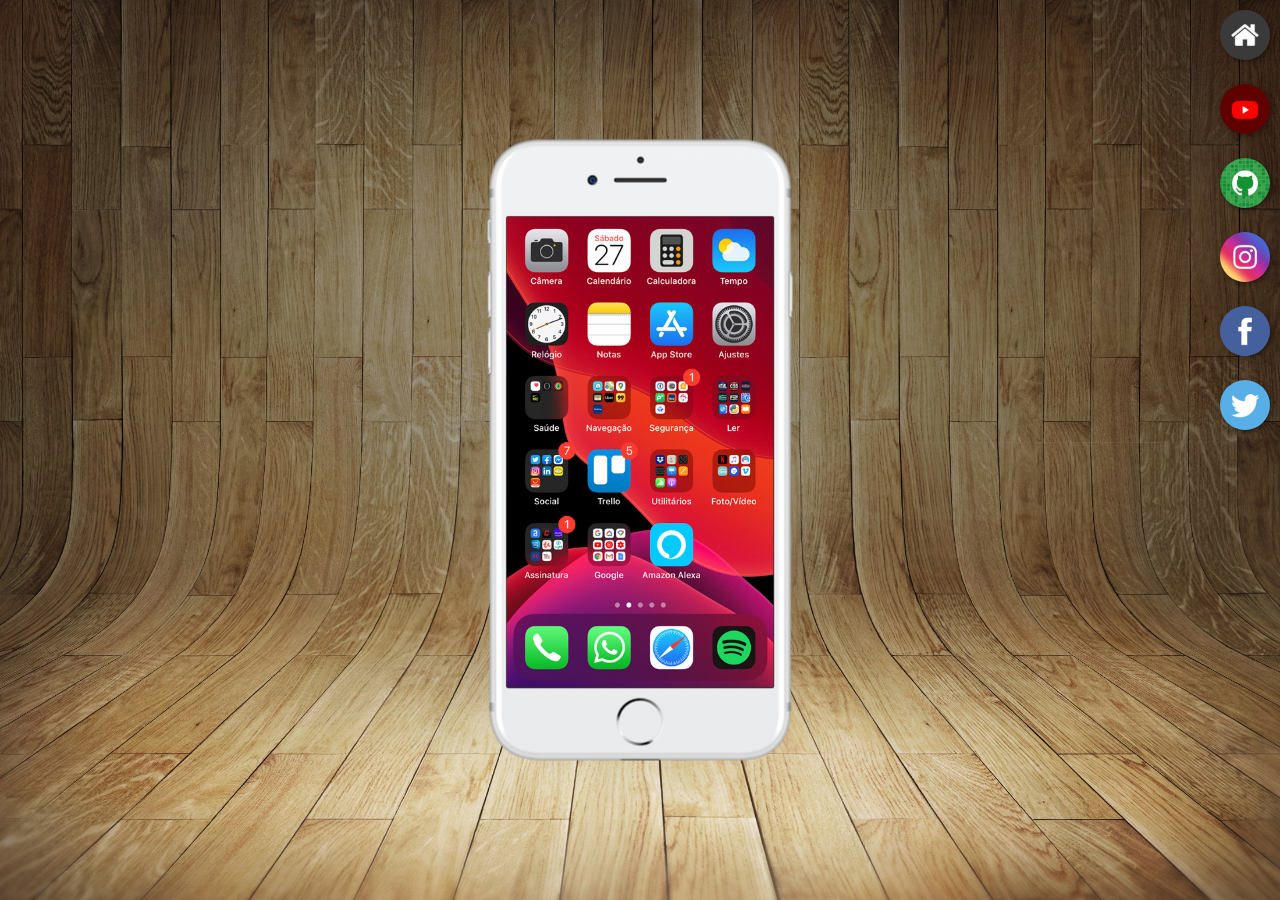
<file: meus-projetos/projeto-social/index.html>
<!DOCTYPE html>
<html lang="pt-br">
<head>
    <meta charset="UTF-8">
    <meta name="viewport" content="width=device-width, initial-scale=1.0">
    <title>Projeto Redes sociais</title>
    <link rel="shortcut icon" href="favicon.ico" type="image/x-icon">
    <link rel="stylesheet" href="estilo/style.css">
</head>
<body>
  <main>
    <section id="telefone">
        <iframe src="home.html" name="tela" id="tela" frameborder="0"  ></iframe>
    </section>
    <section id="redes-sociais">

        <a href="home.html" 
        target="tela"><img src="imagens/logo-home.jpg" alt="Home"></a> <br>

        <a href="youtube.html" target="tela"><img src="imagens/logo-youtube.jpg" alt="Youtube"></a> <br>

        <a href="github.html" target="tela"><img src="imagens/logo-github.jpg" alt="Github"></a> <br>

        <a href="instagram.html" target="tela"><img src="imagens/logo-instagram.jpg" alt="Instagram"></a> <br>

        <a href="facebook.html" target="tela"><img src="imagens/logo-facebook.jpg" alt="Facebook"></a> <br>

        <a href="twiter.html" target="tela"><img src="imagens/logo-twitter.jpg" alt="Twitter"></a> <br>

    </section>
  </main>
</body>
</html>
</file>
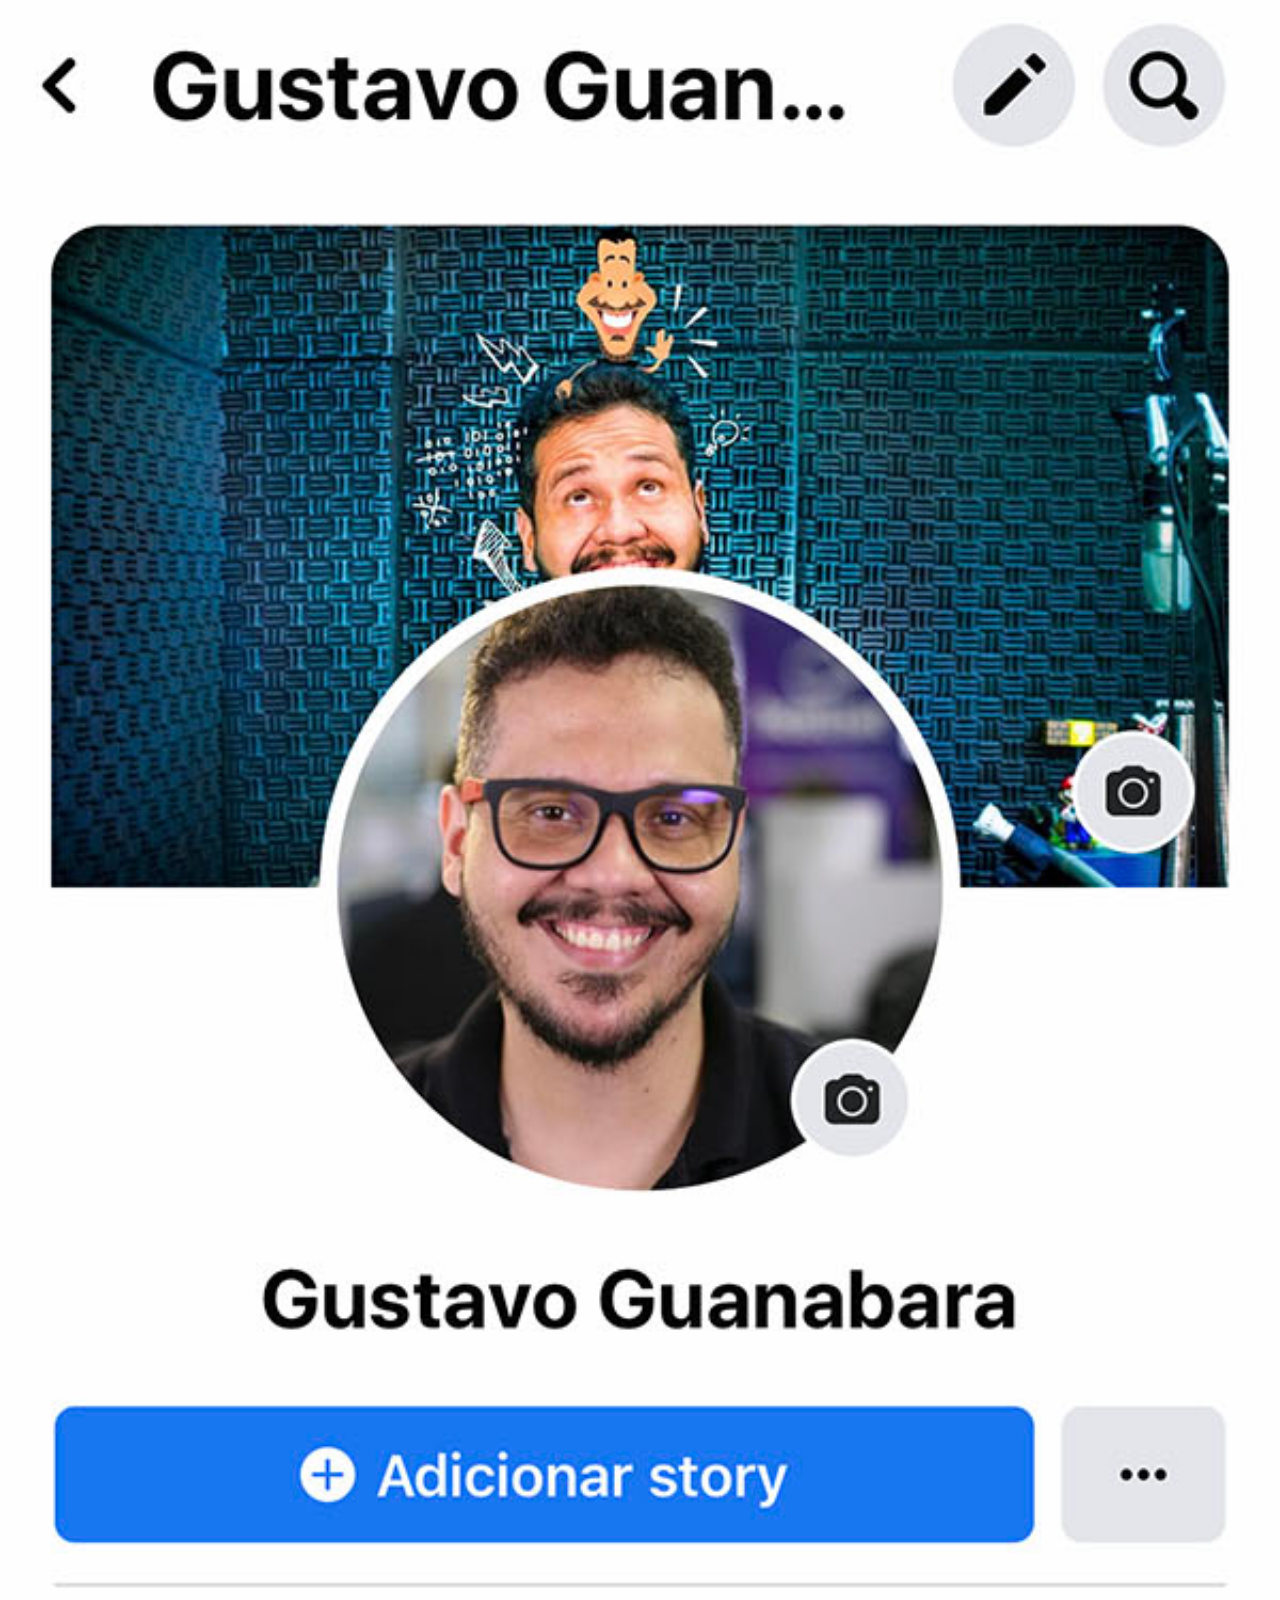
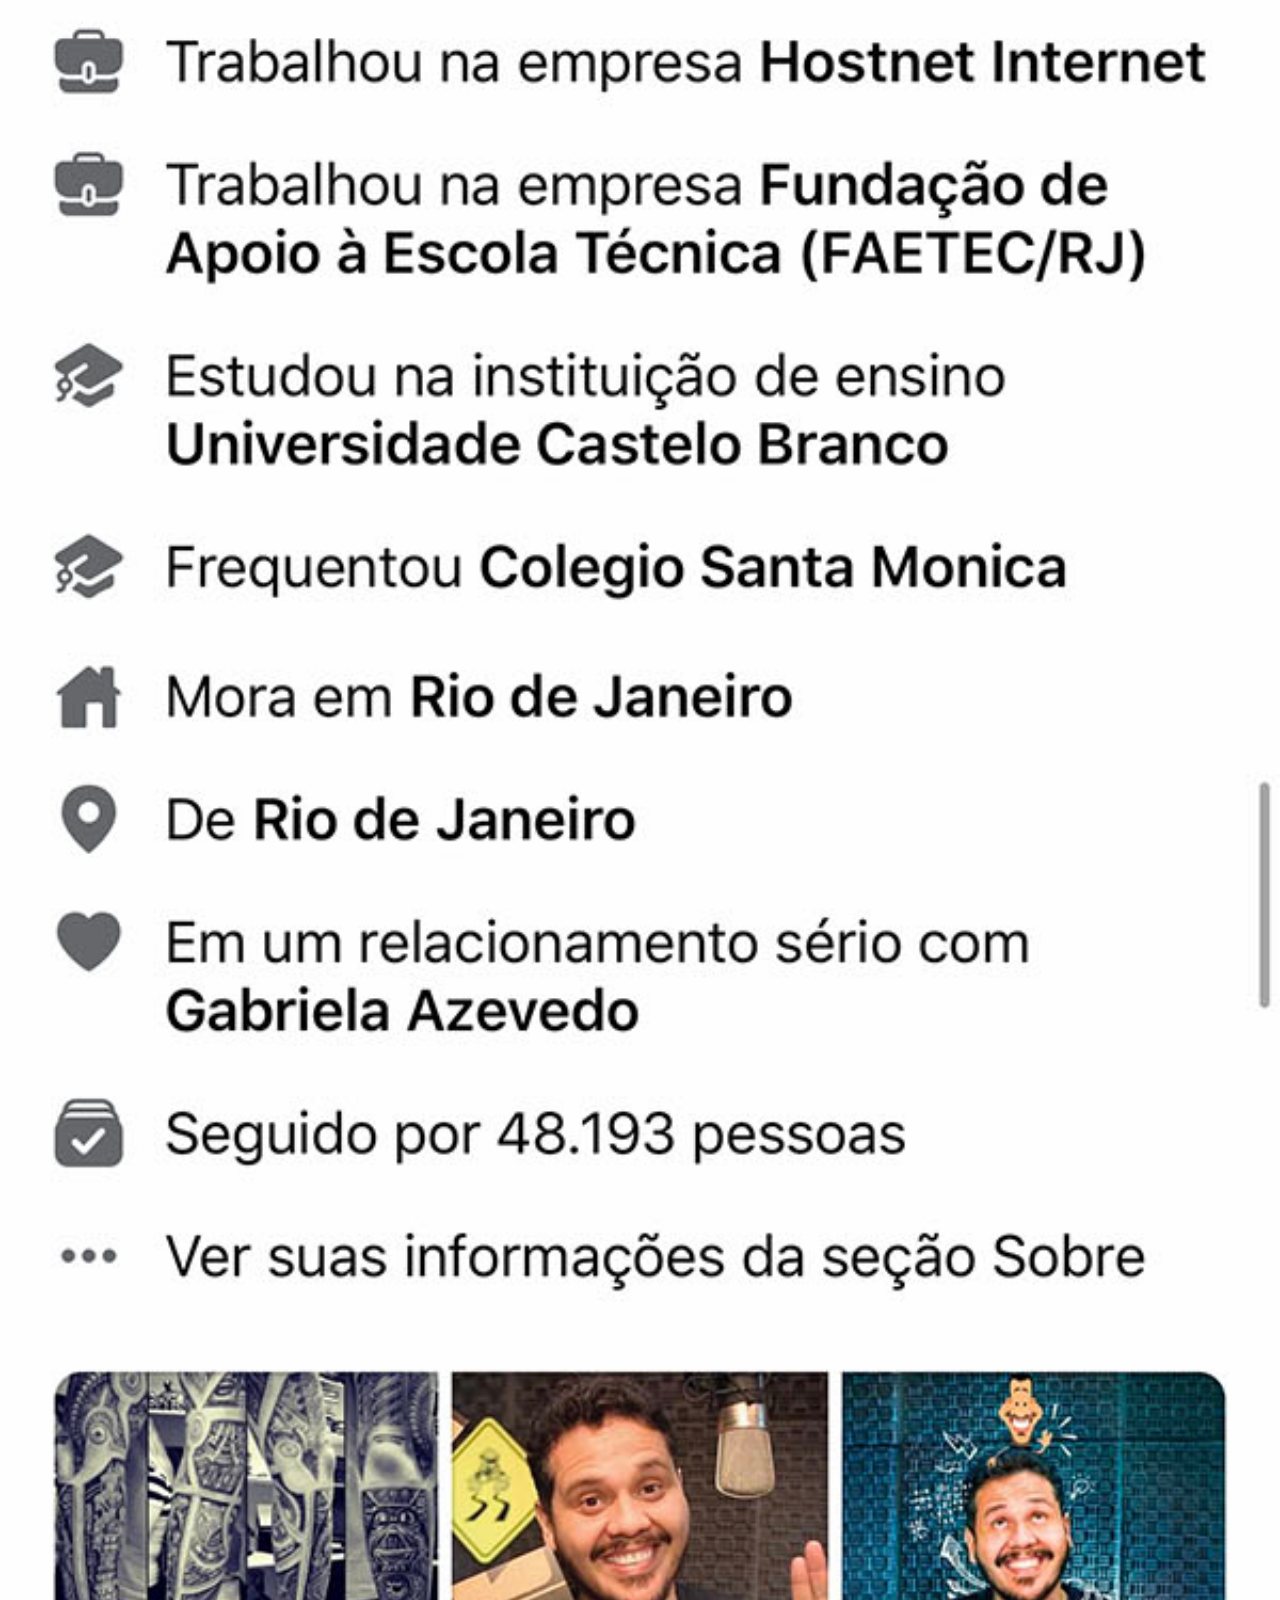
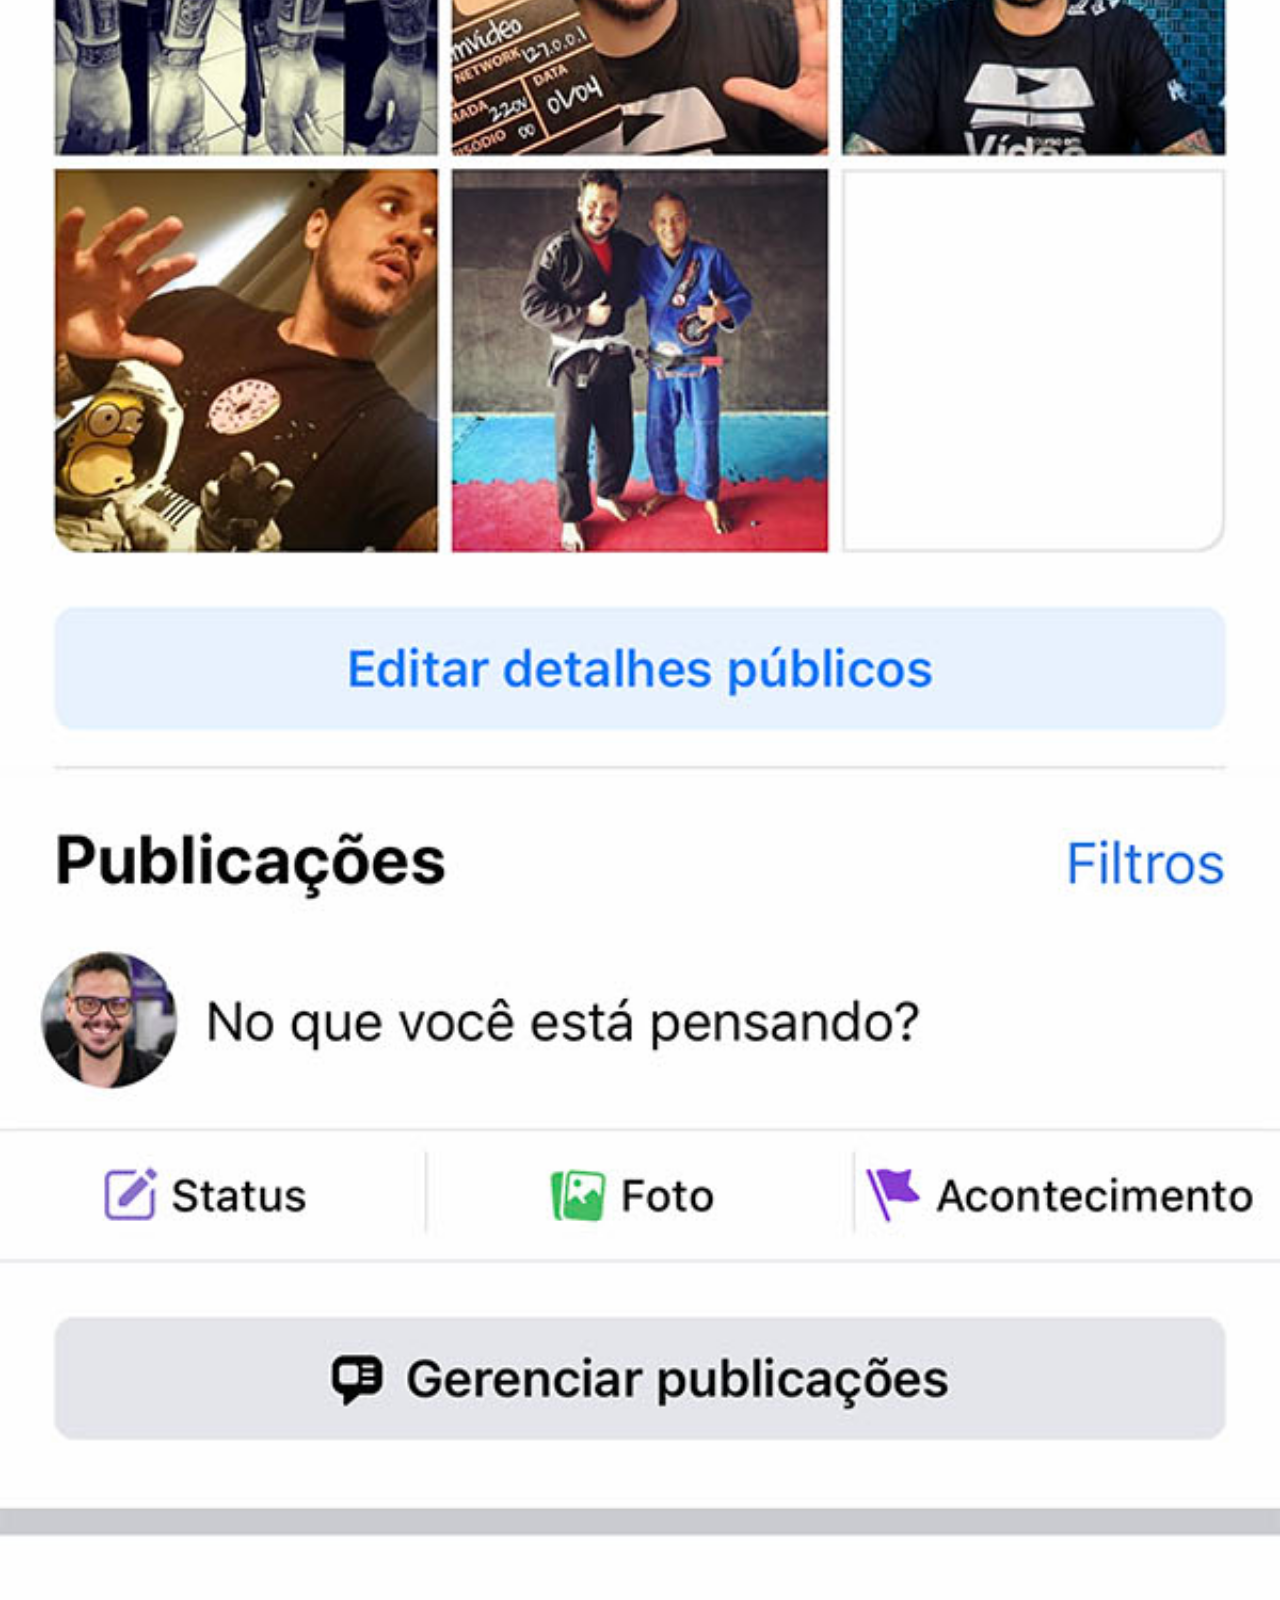
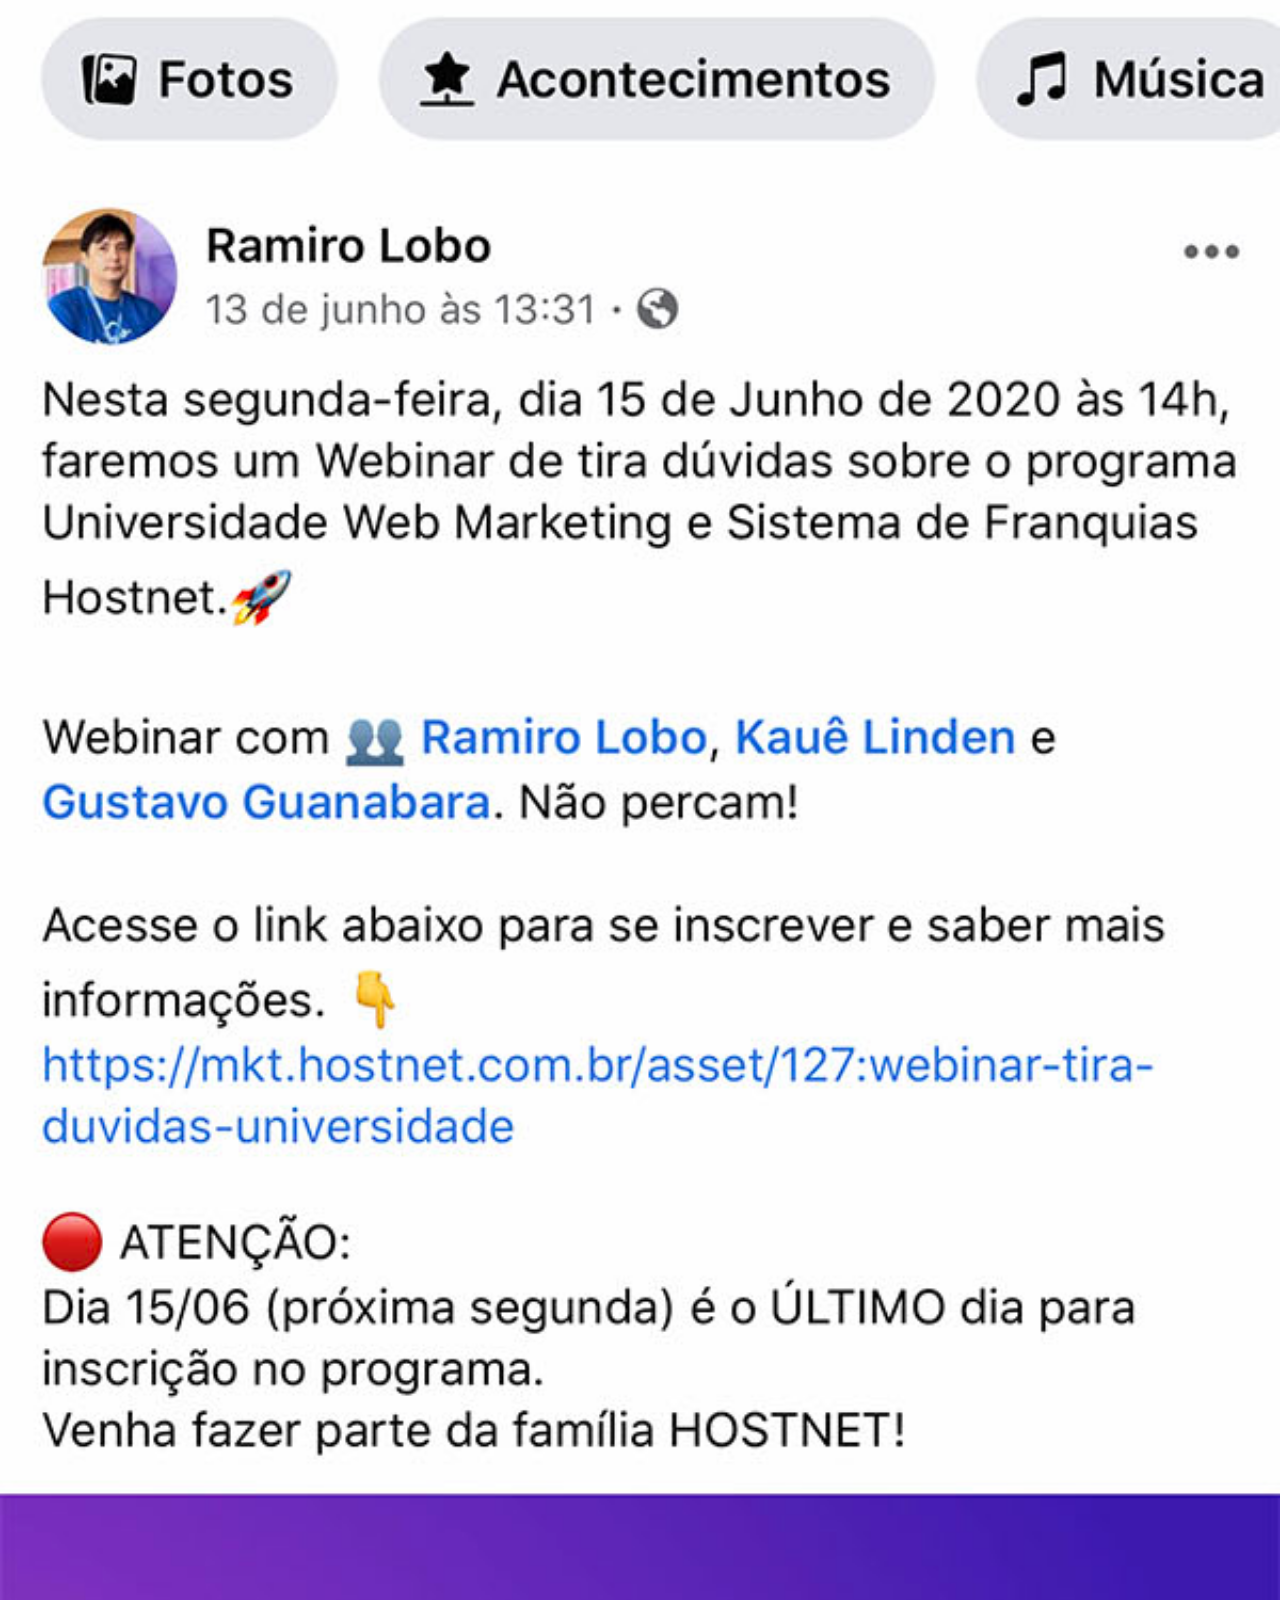
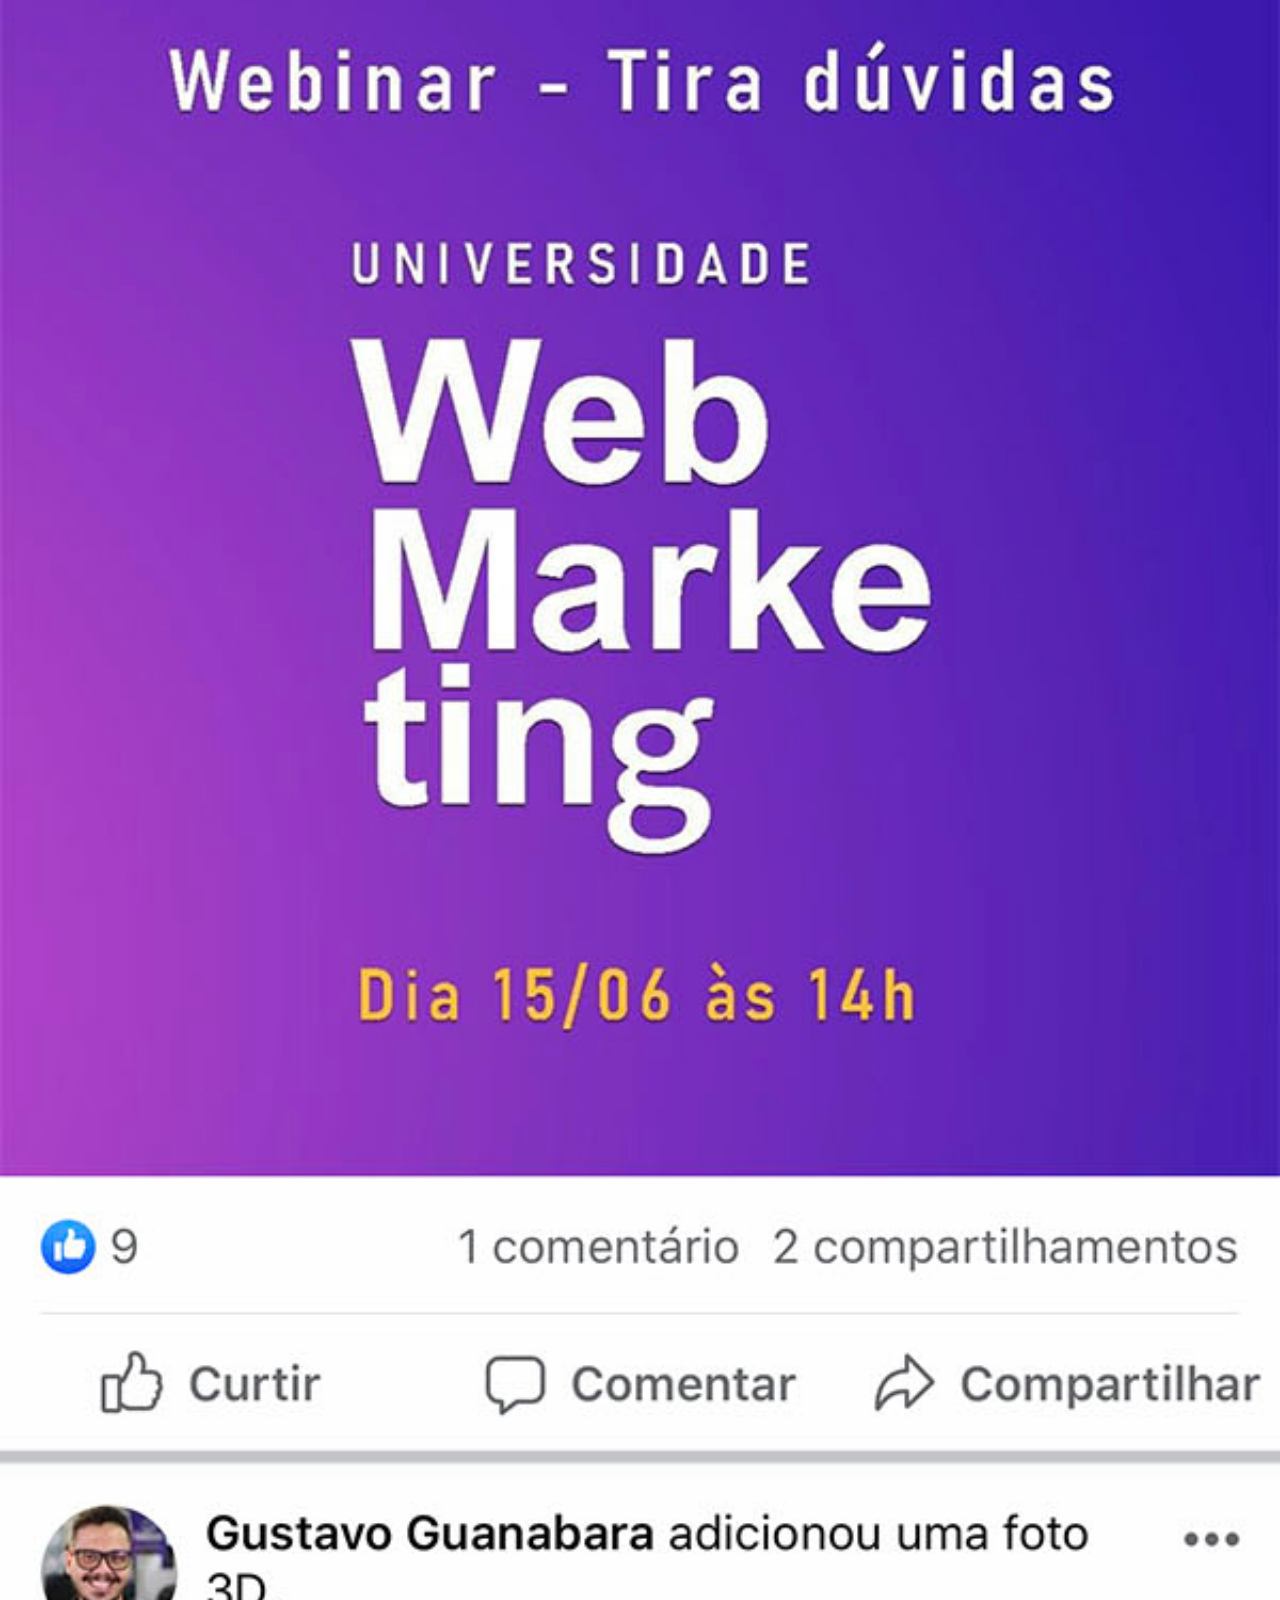
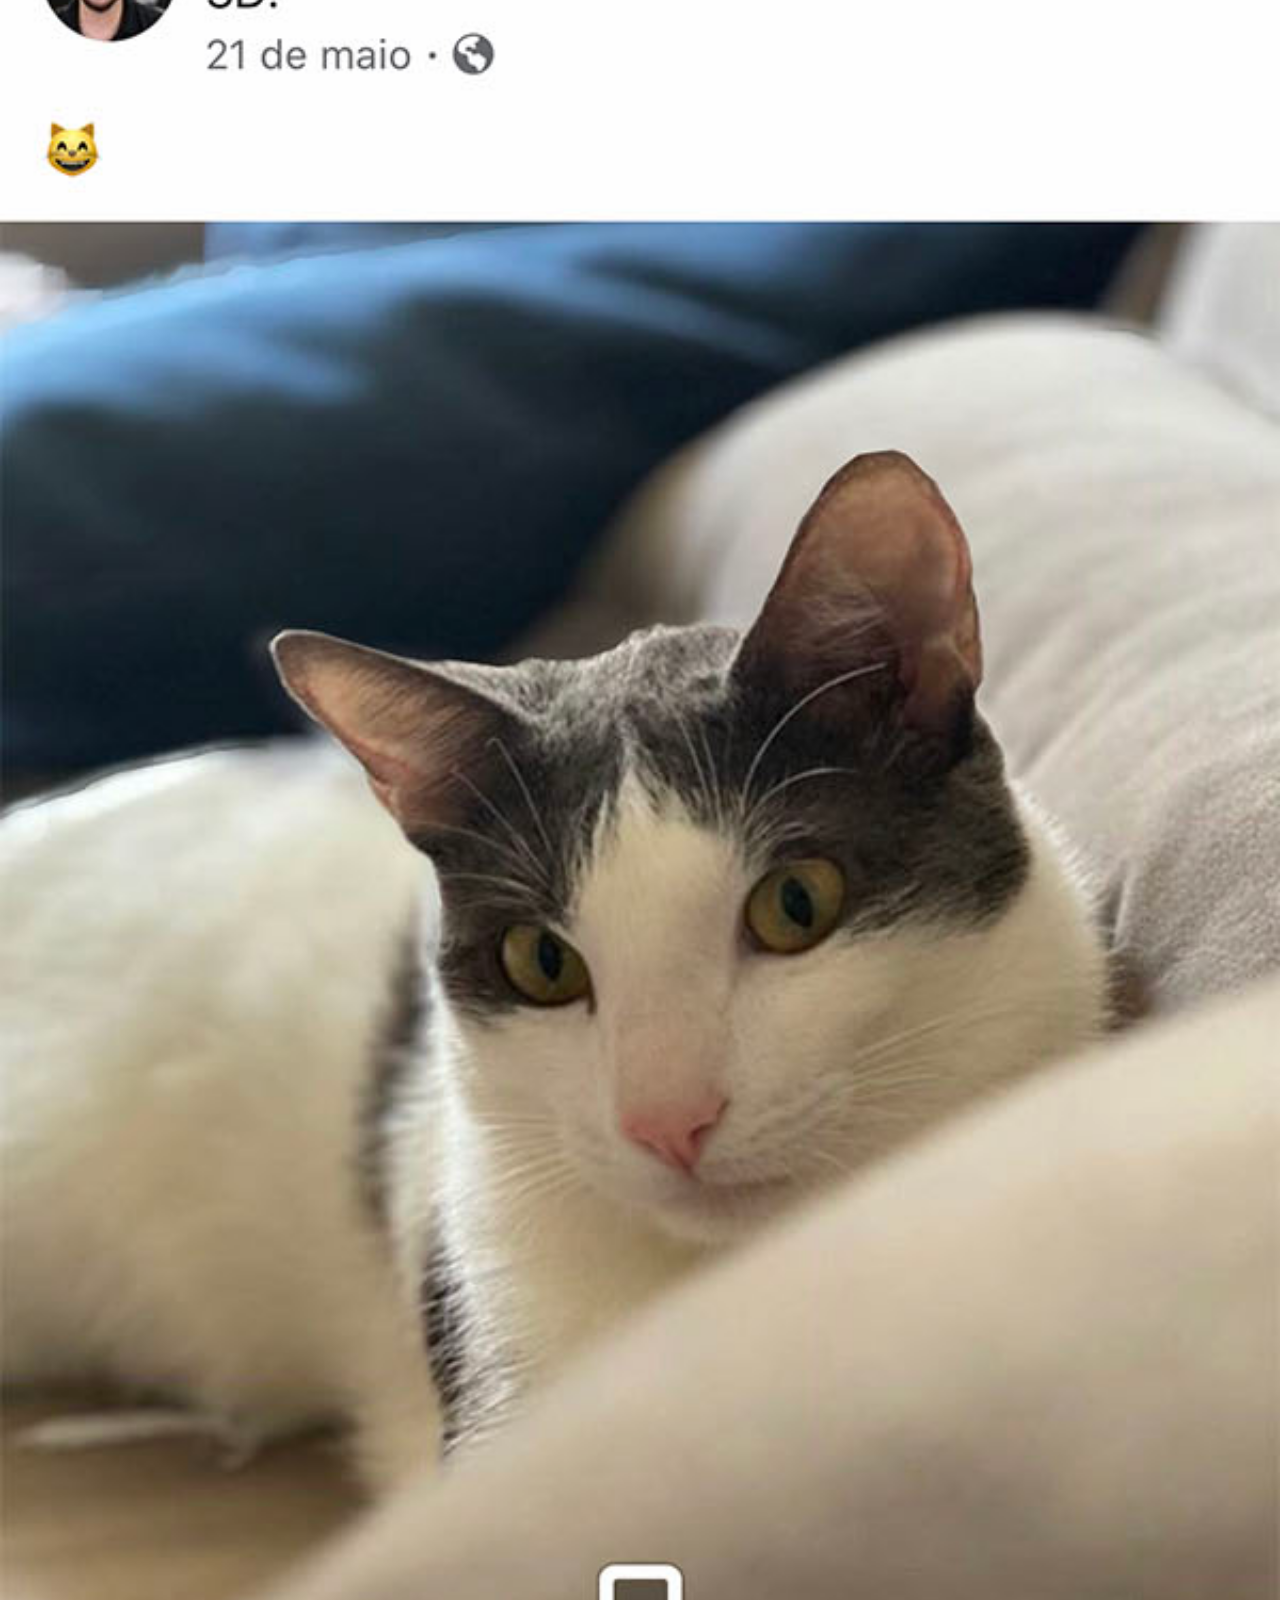
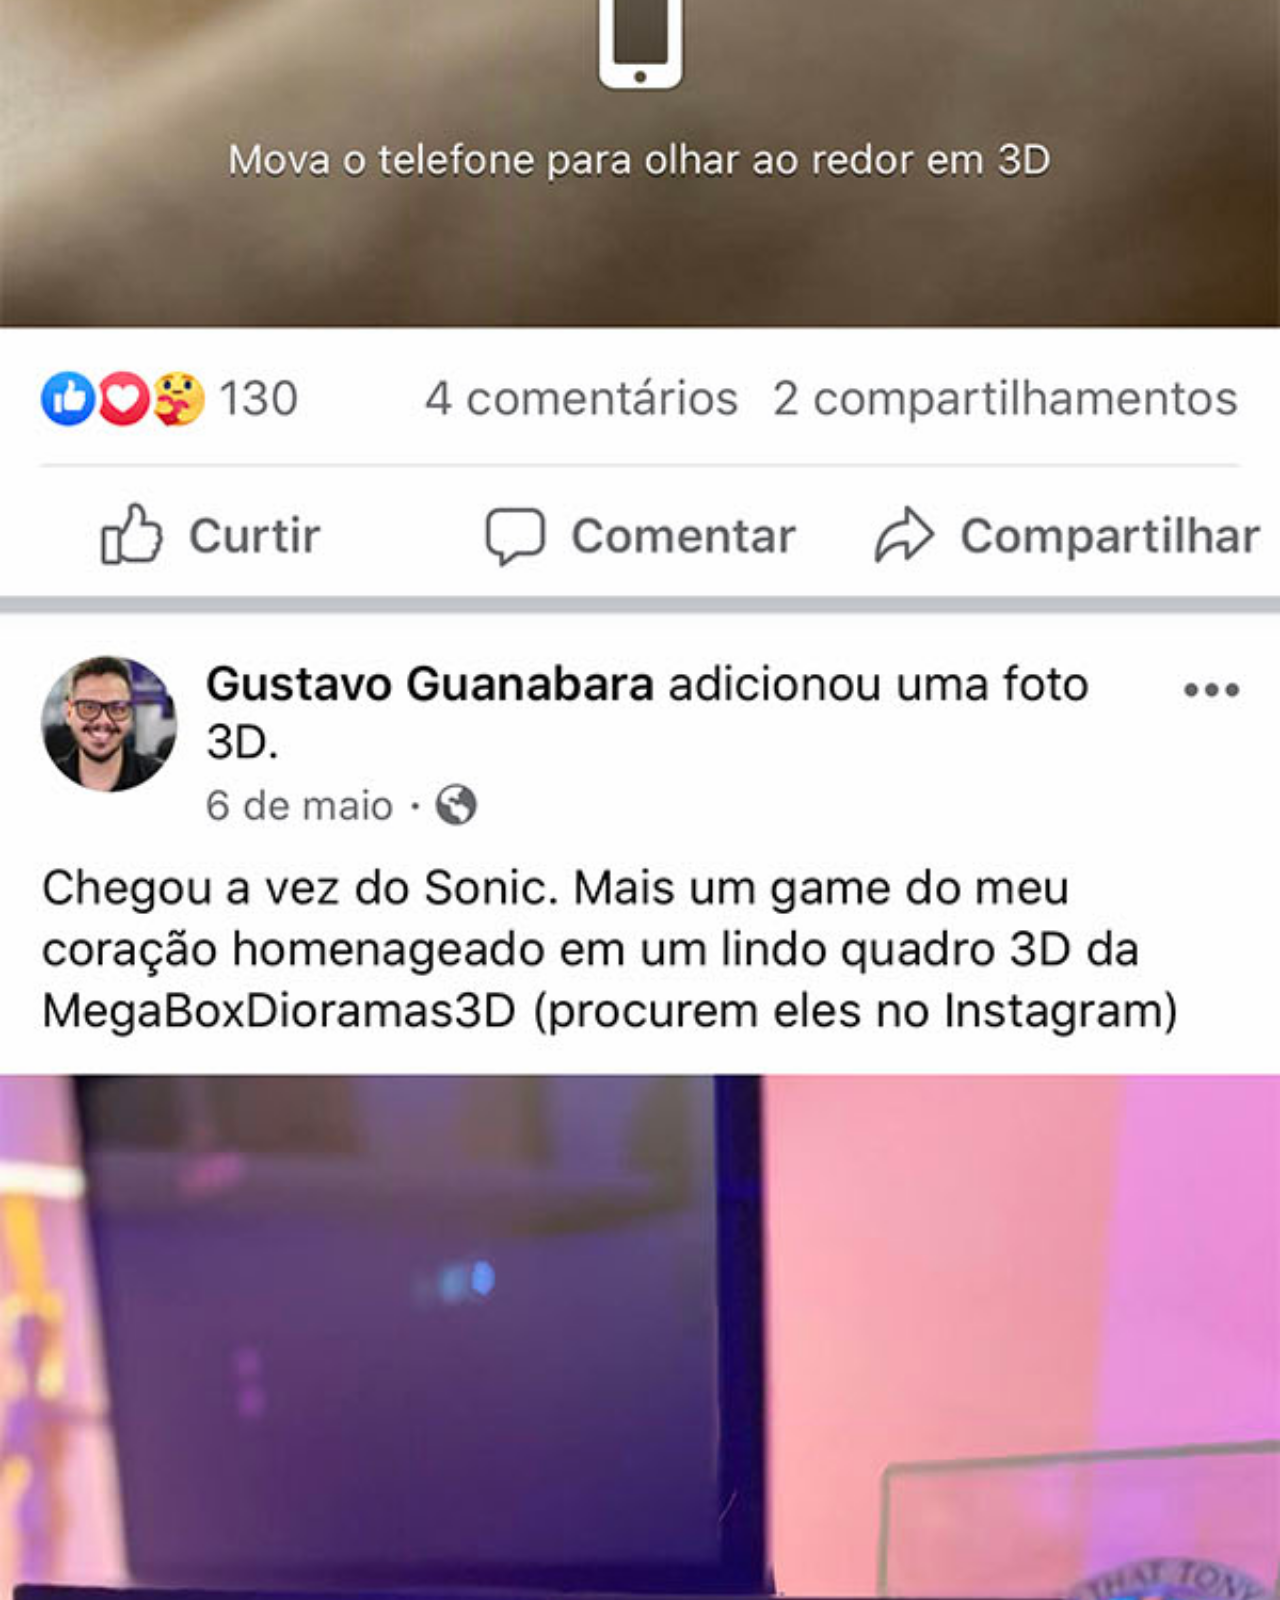
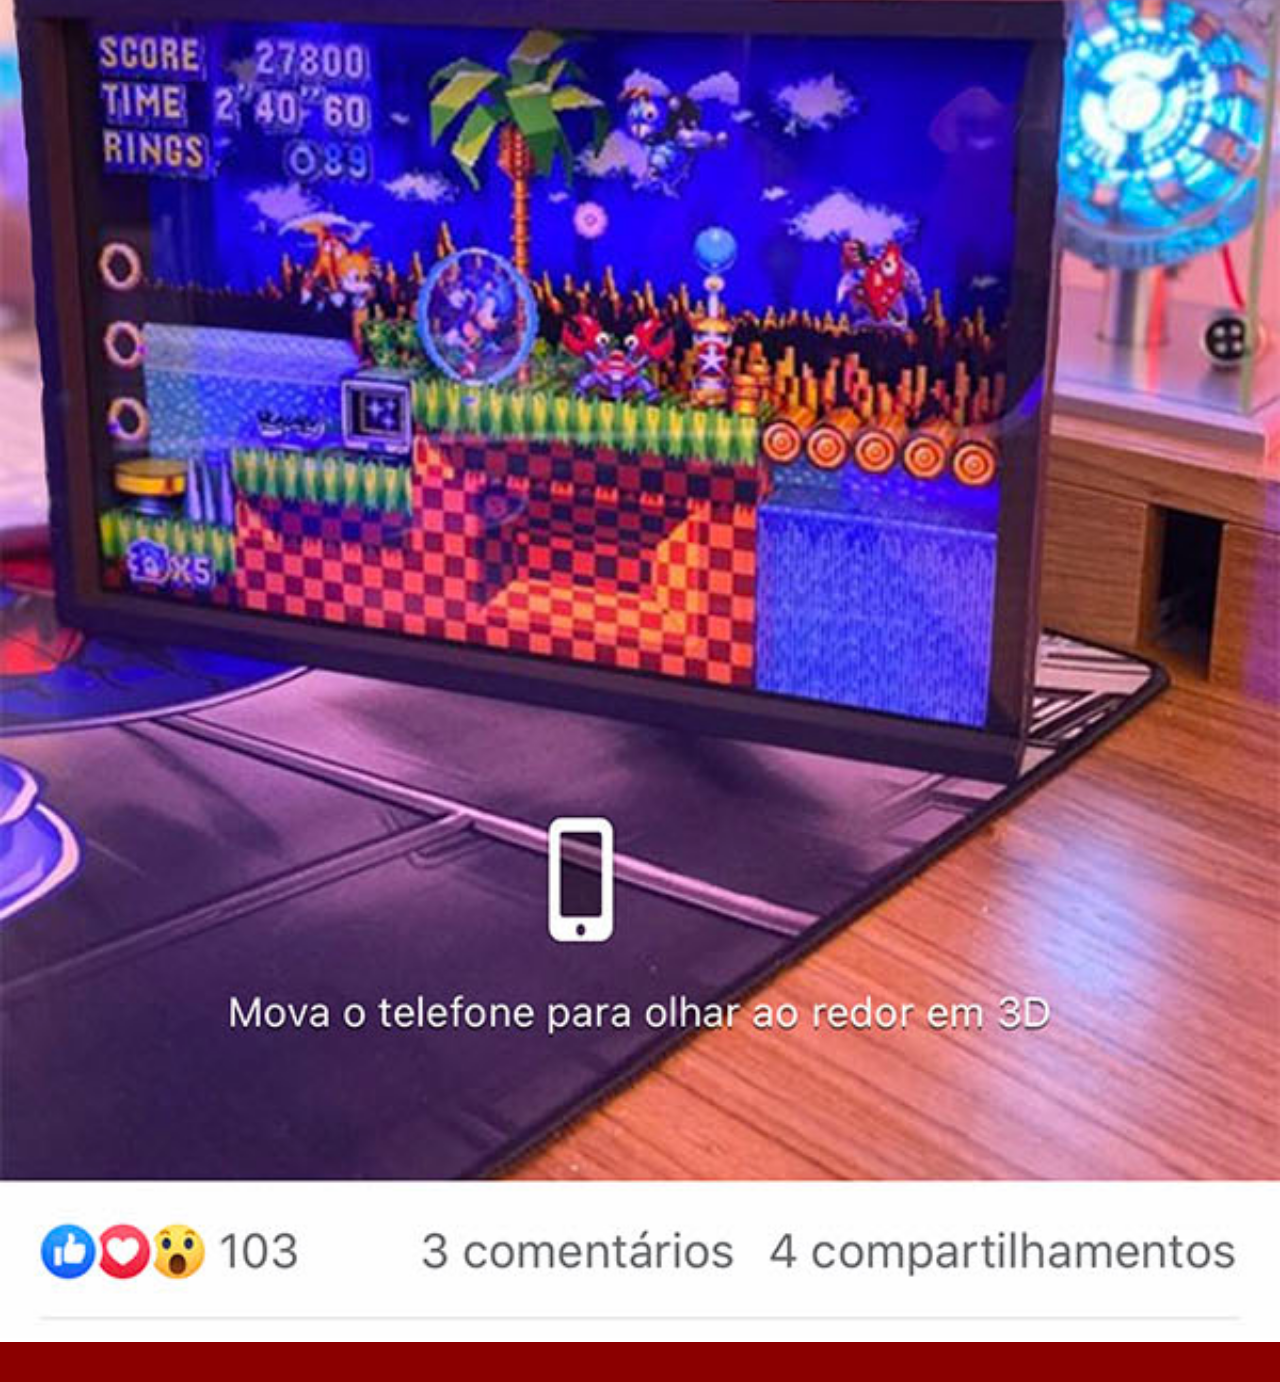
<file: meus-projetos/projeto-social/facebook.html>
<!DOCTYPE html>
<html lang="pt-br">
<head>
    <meta charset="UTF-8">
    <meta name="viewport" content="width=device-width, initial-scale=1.0">
    <title>Facebook</title>
    <link rel="stylesheet" href="estilo/social.css">
</head>
<body>
    <img src="imagens/tela-facebook.jpg" alt="Facebook">
    <a href="https://www.facebook.com/gustavoguanabara" target="_blank"></a>
</body>
</html>
</file>
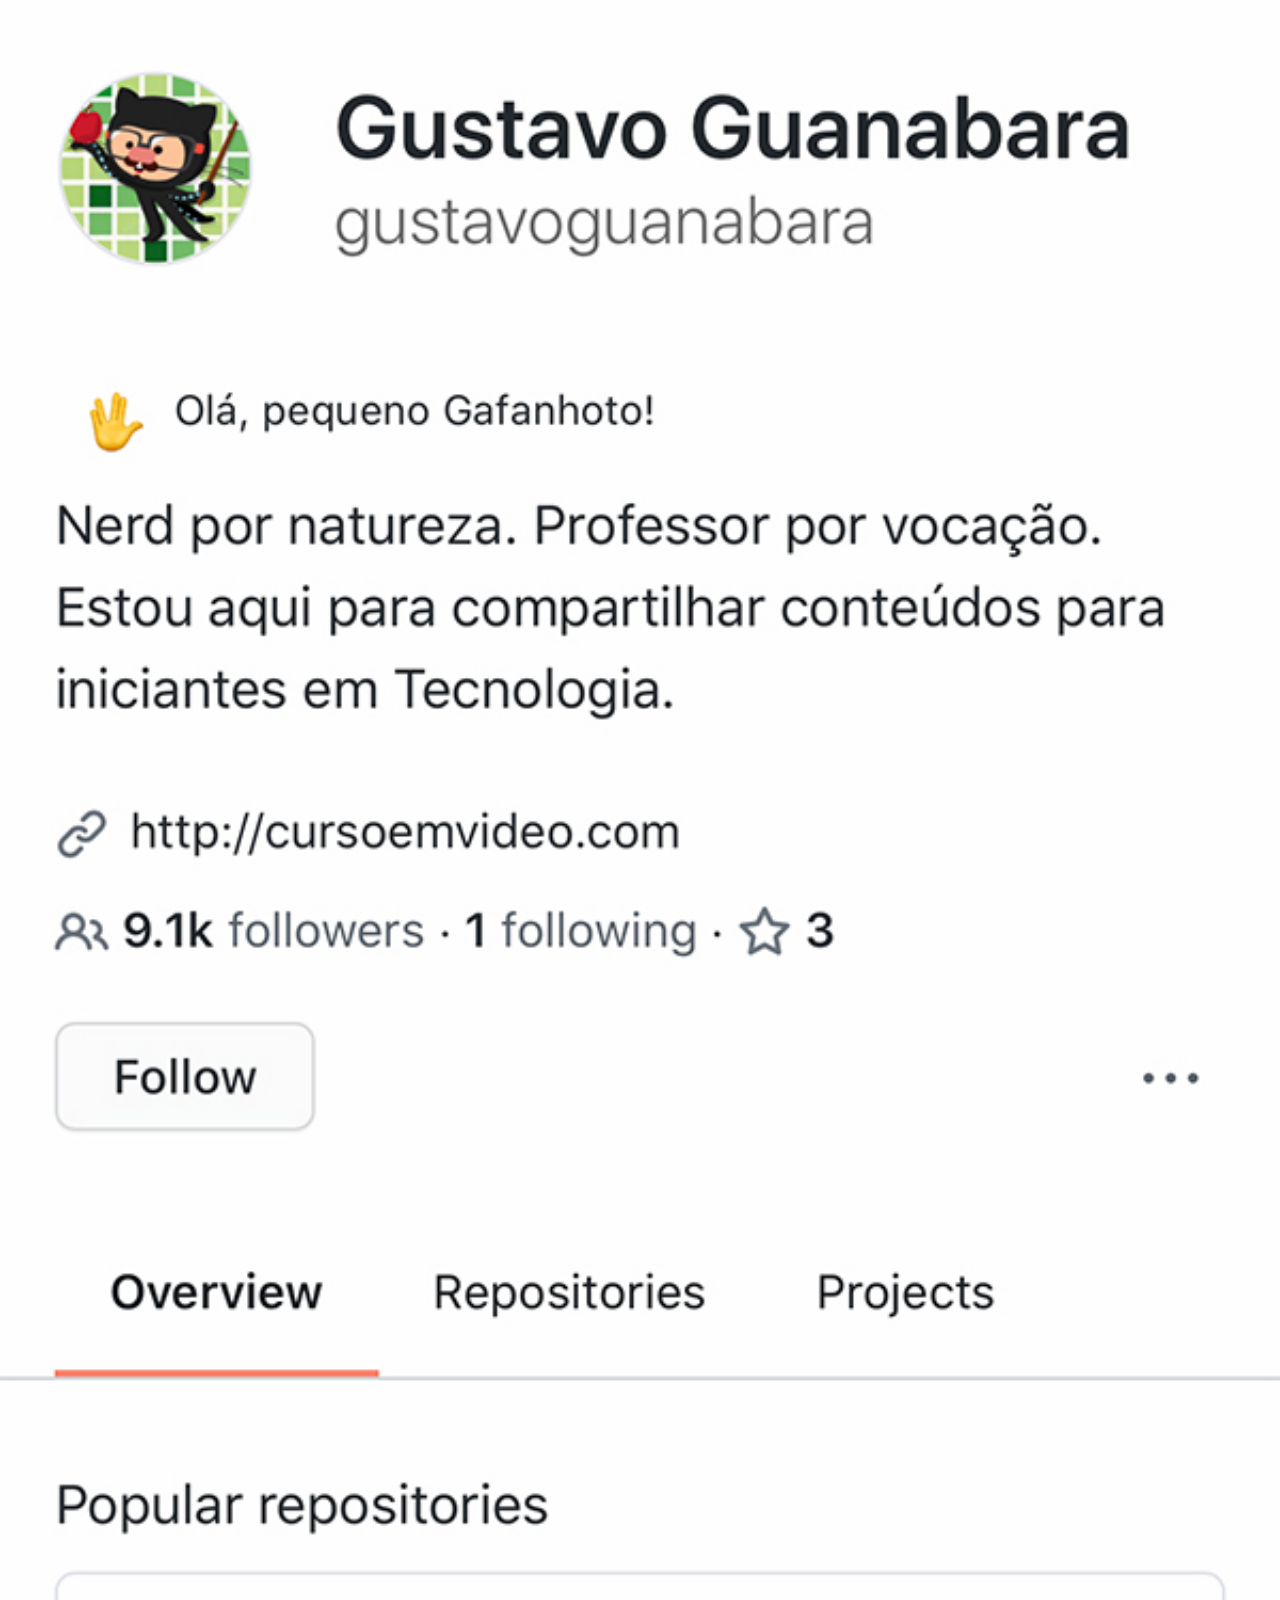
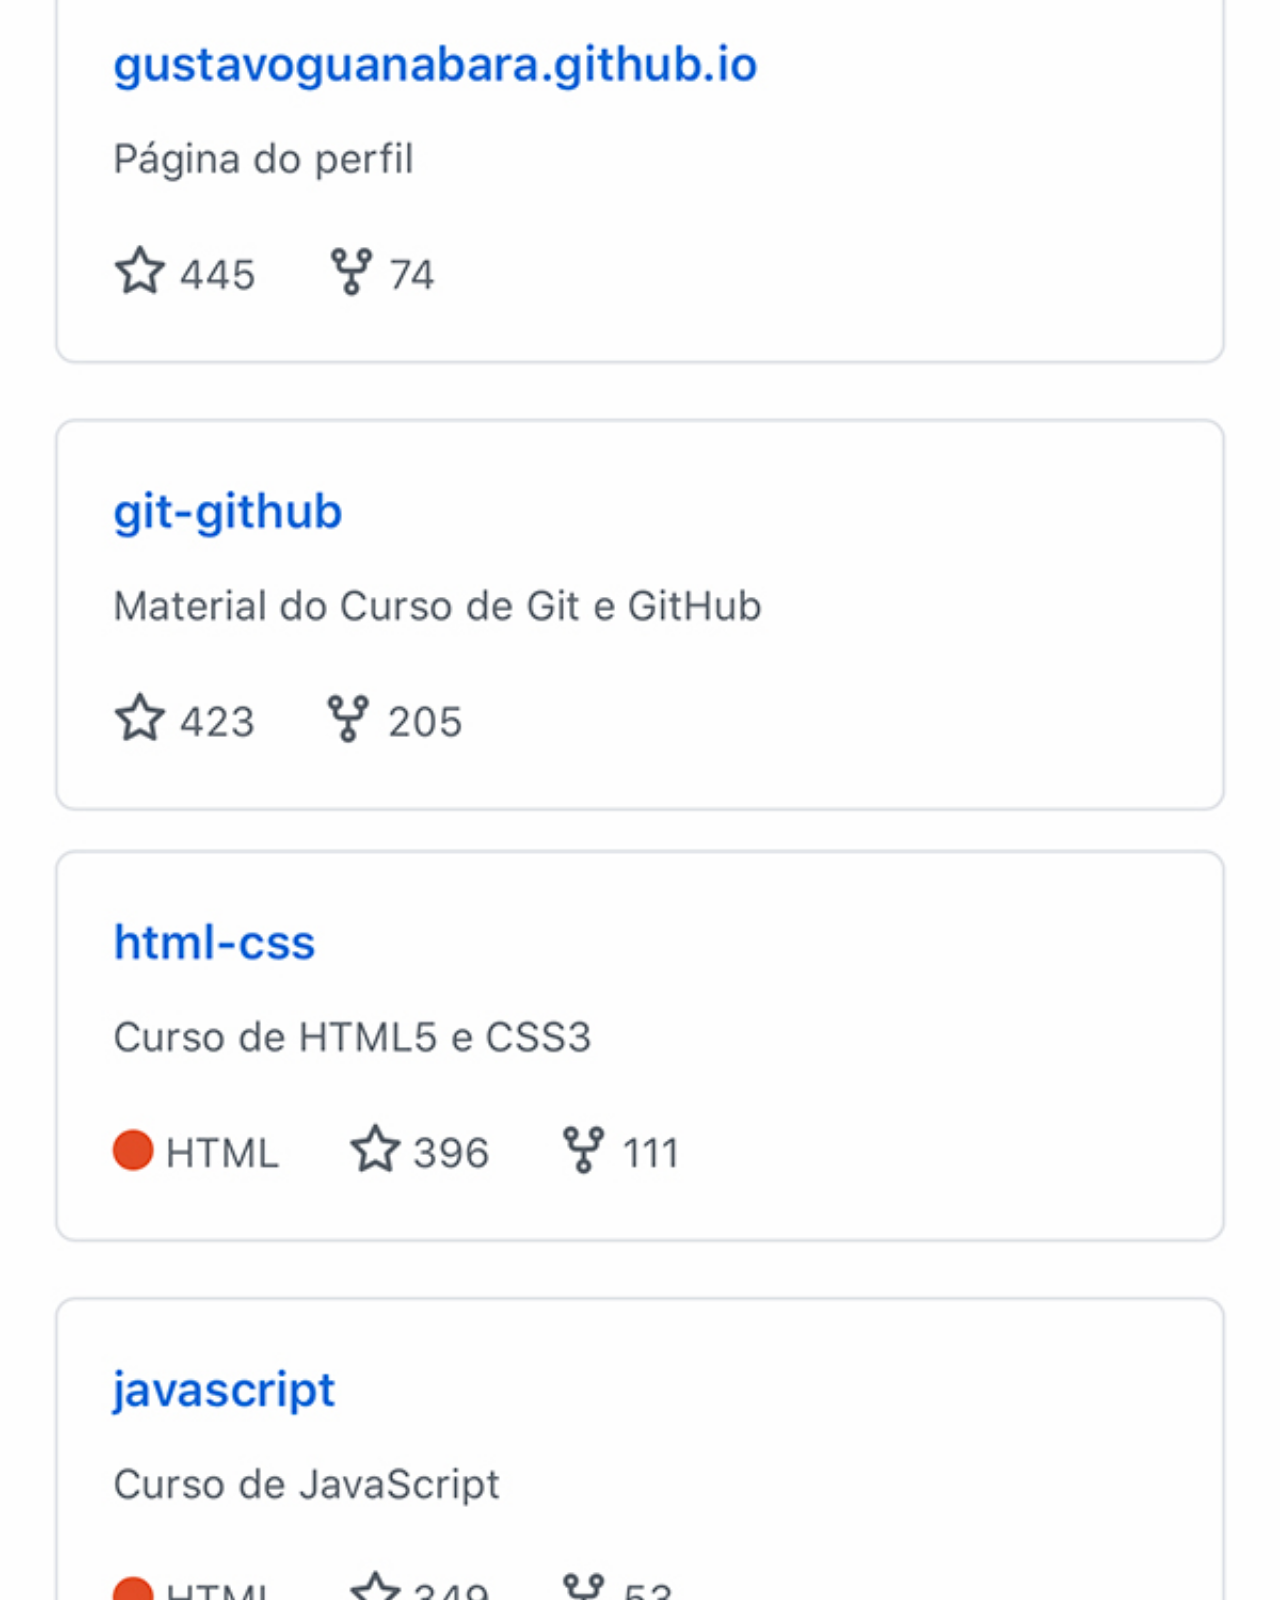
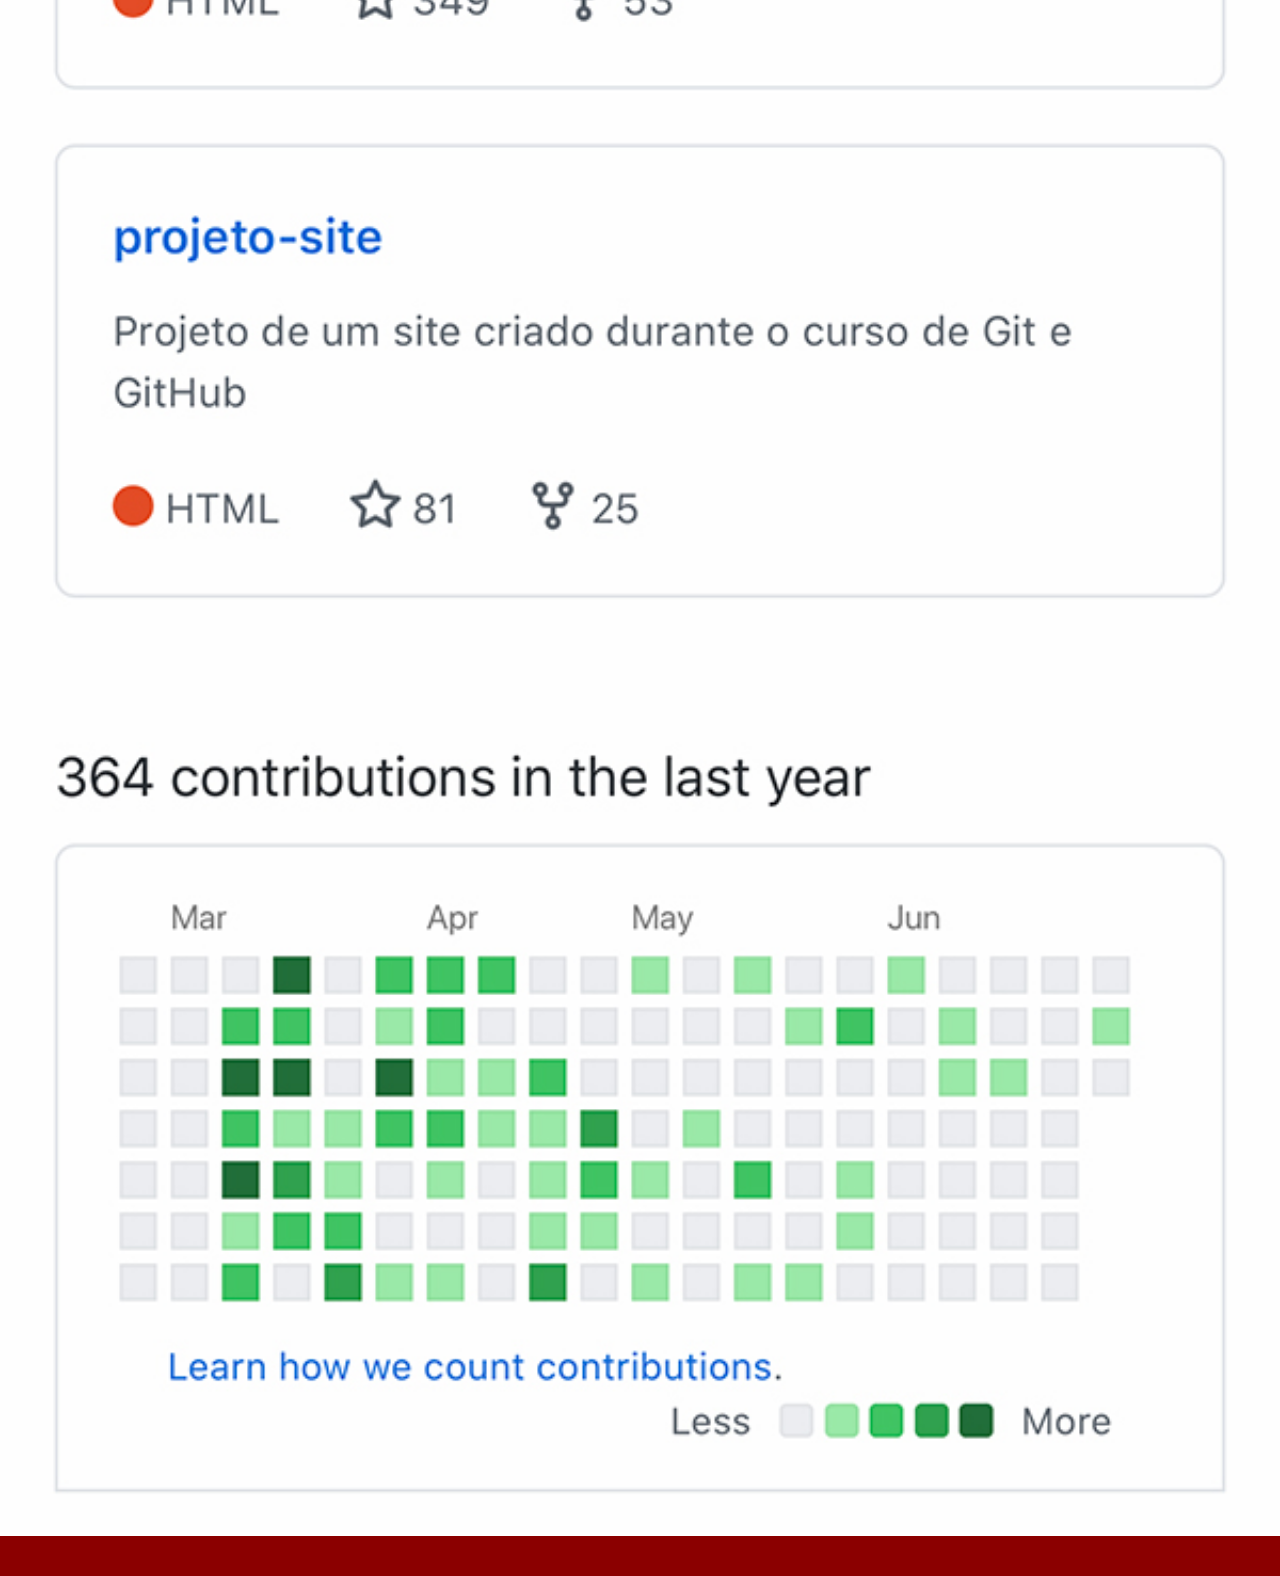
<file: meus-projetos/projeto-social/github.html>
<!DOCTYPE html>
<html lang="pt-br">
<head>
    <meta charset="UTF-8">
    <meta name="viewport" content="width=device-width, initial-scale=1.0">
    <title>Github</title>
    <link rel="stylesheet" href="estilo/social.css">
</head>
<body>
    <img src="imagens/tela-github.jpg" alt="Github">
    <a href="https://github.com/gustavoguanabara" target="_blank"></a>
</body>
</html>
</file>
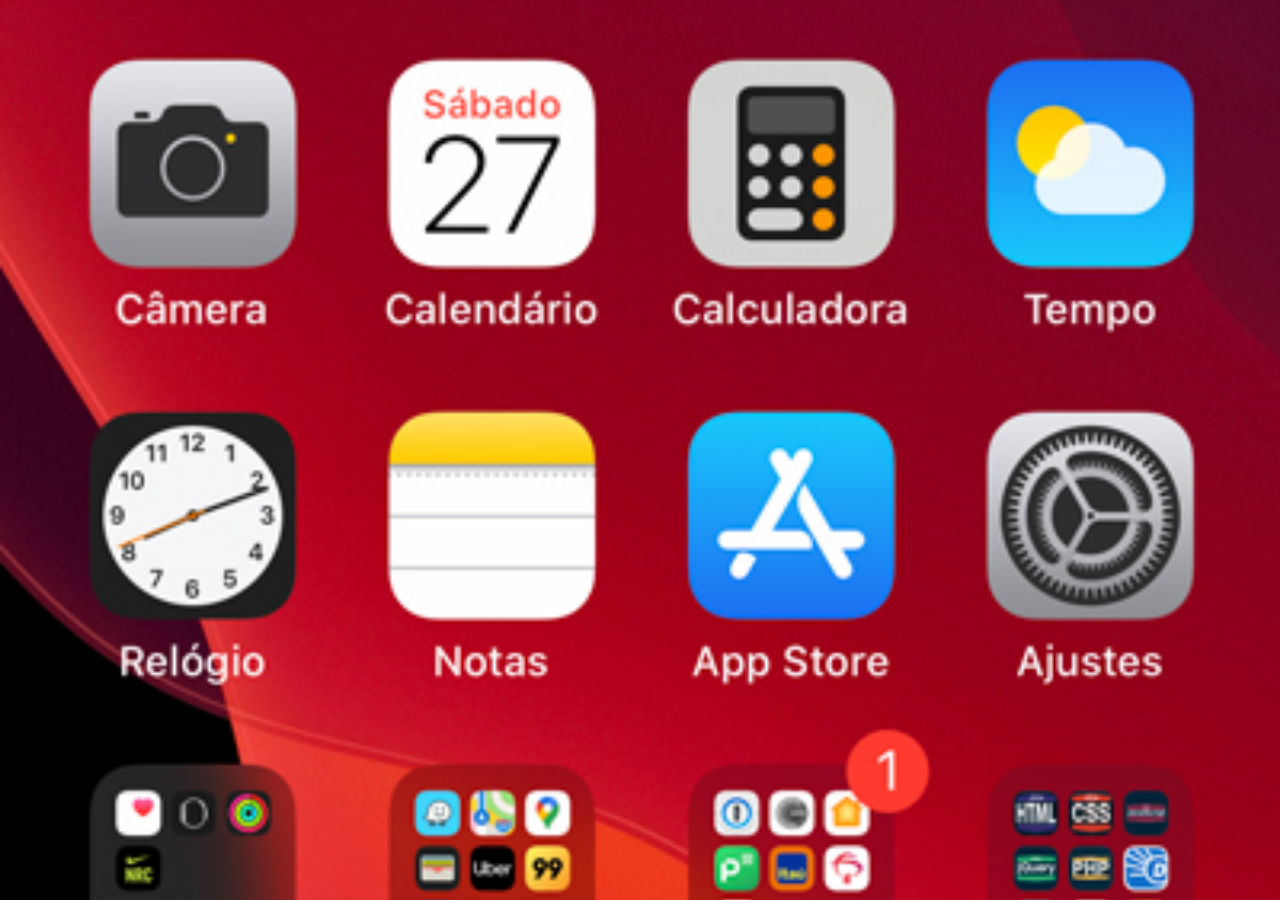
<file: meus-projetos/projeto-social/home.html>
<!DOCTYPE html>
<html lang="pt-br">
<head>
    <meta charset="UTF-8">
    <meta name="viewport" content="width=device-width, initial-scale=1.0">
    <title>Home</title>
    
</head>
<style>
    *{
        margin: 0px;
        padding: 0px;
    }

    body{
        height: 100vh;
        width: 100vw;
        background: black url('imagens/tela-home.jpg')no-repeat top center;
        background-size: cover;
    }
</style>
<body>
    
</body>
</html>
</file>
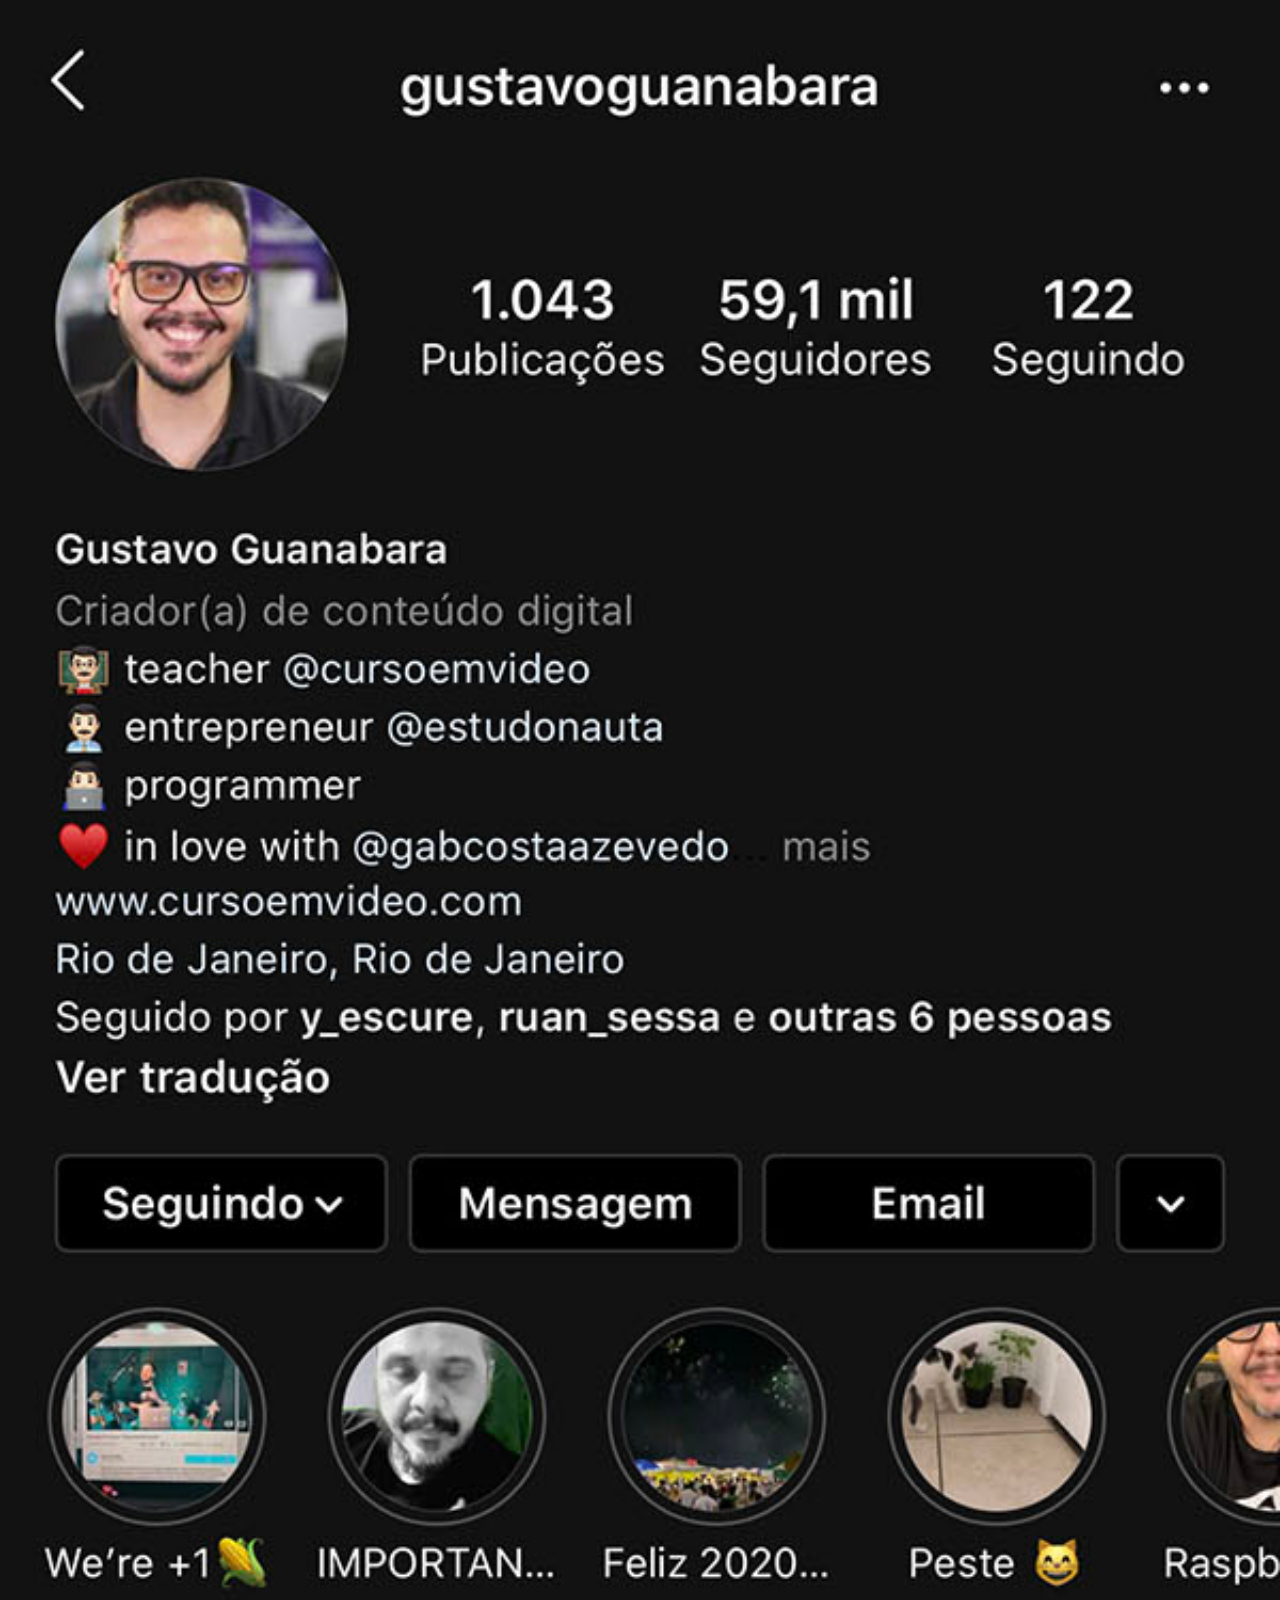
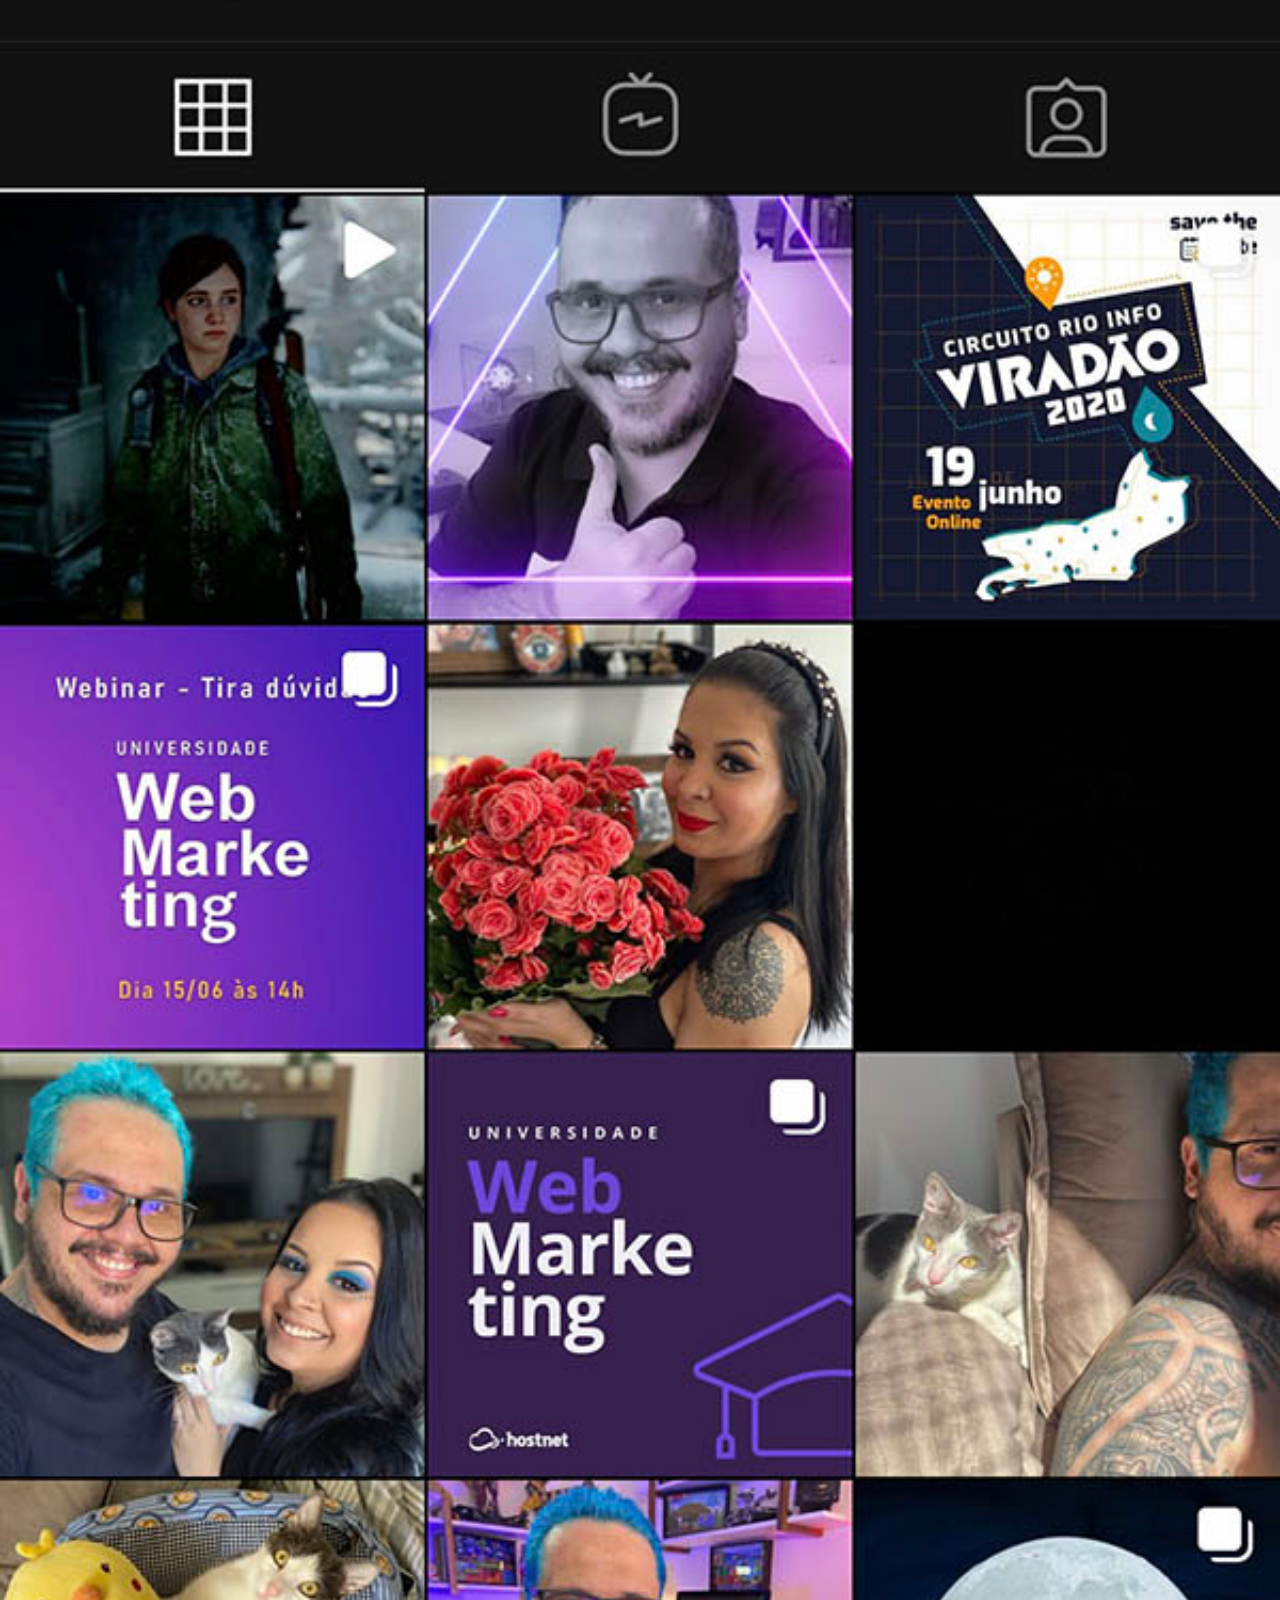
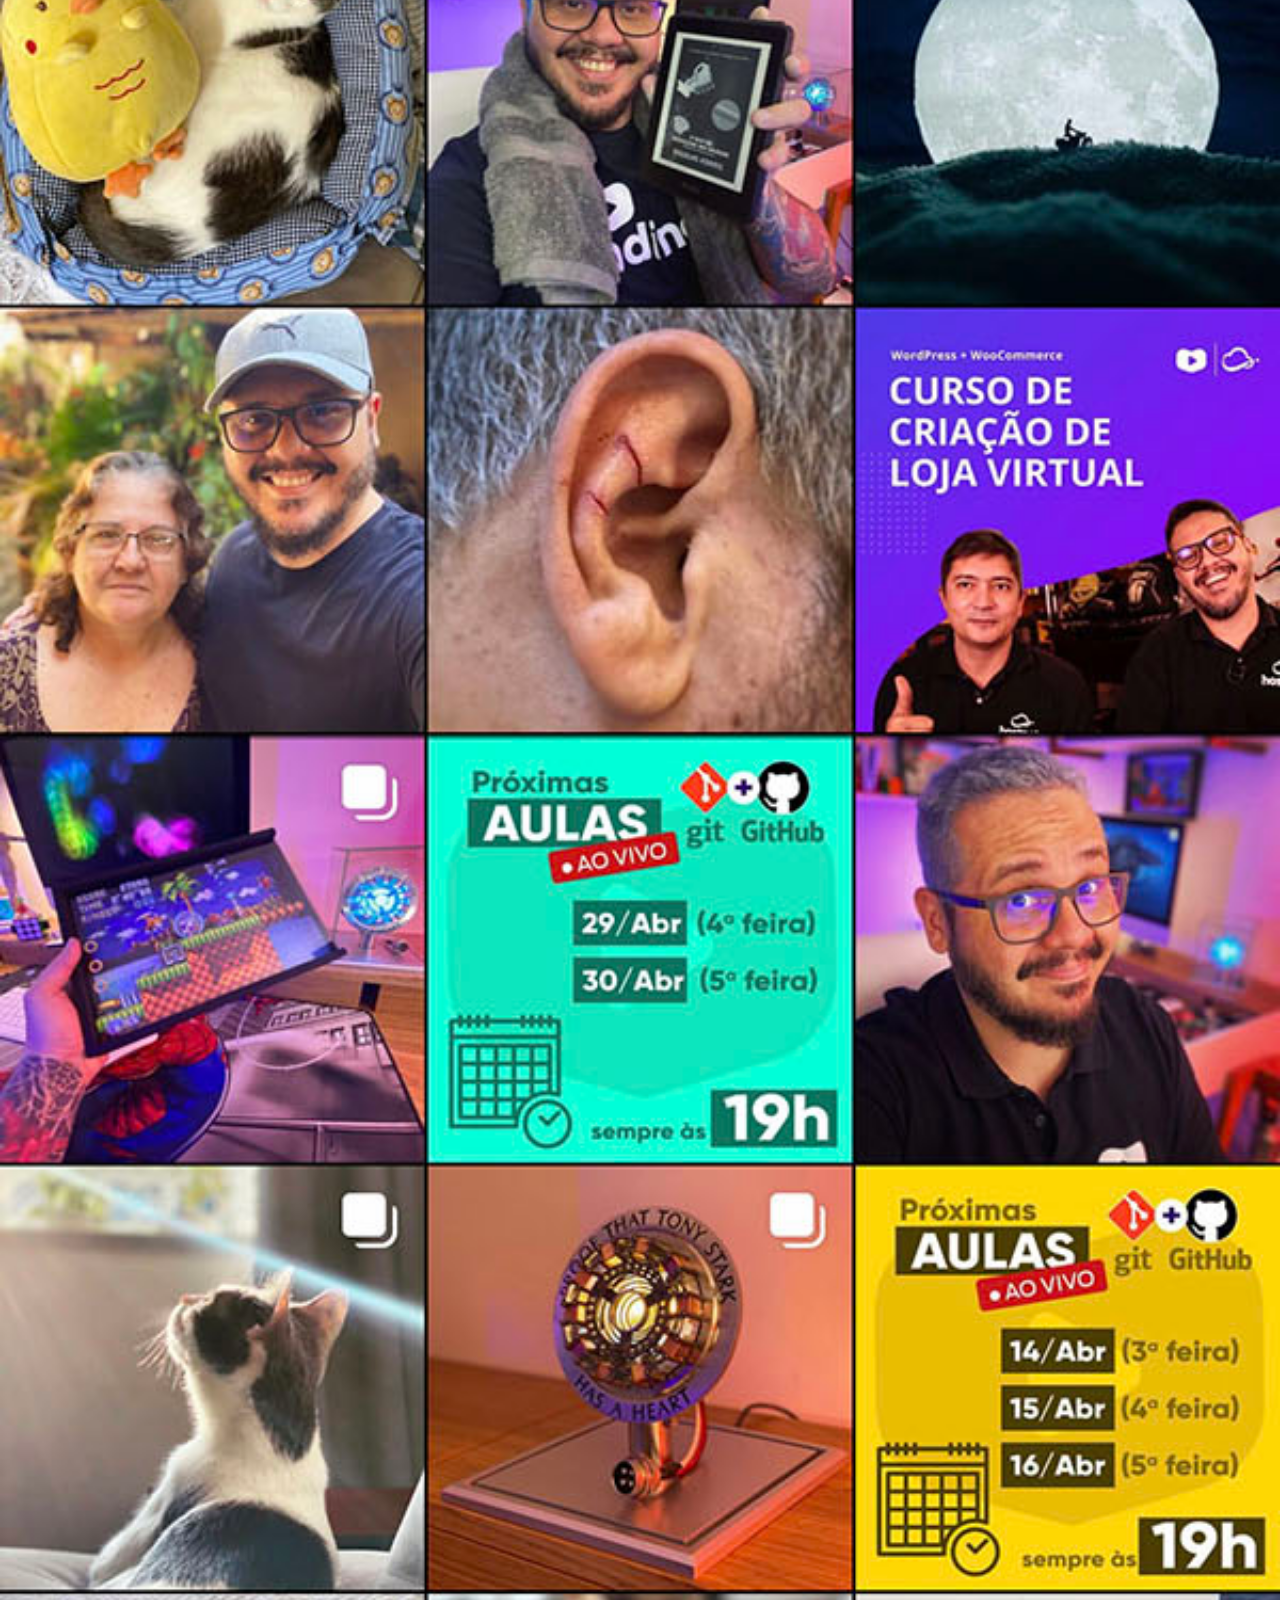
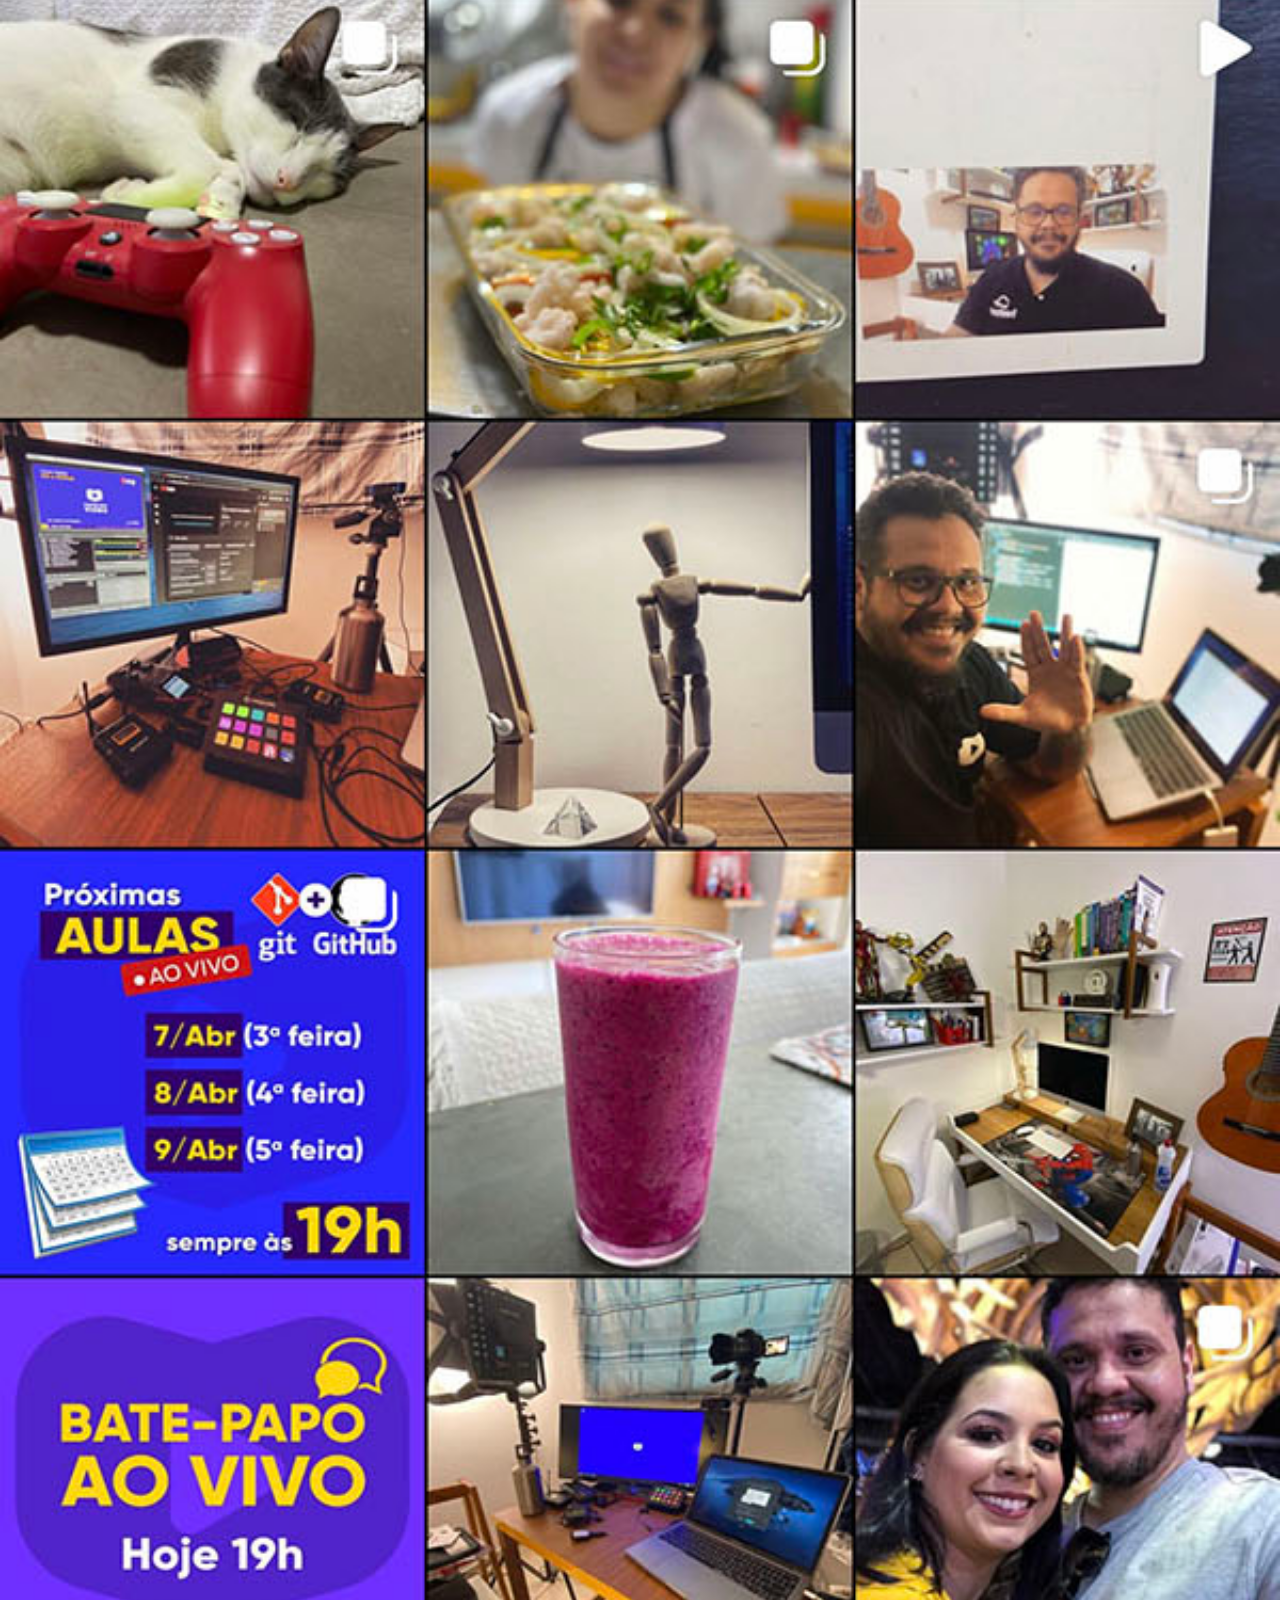
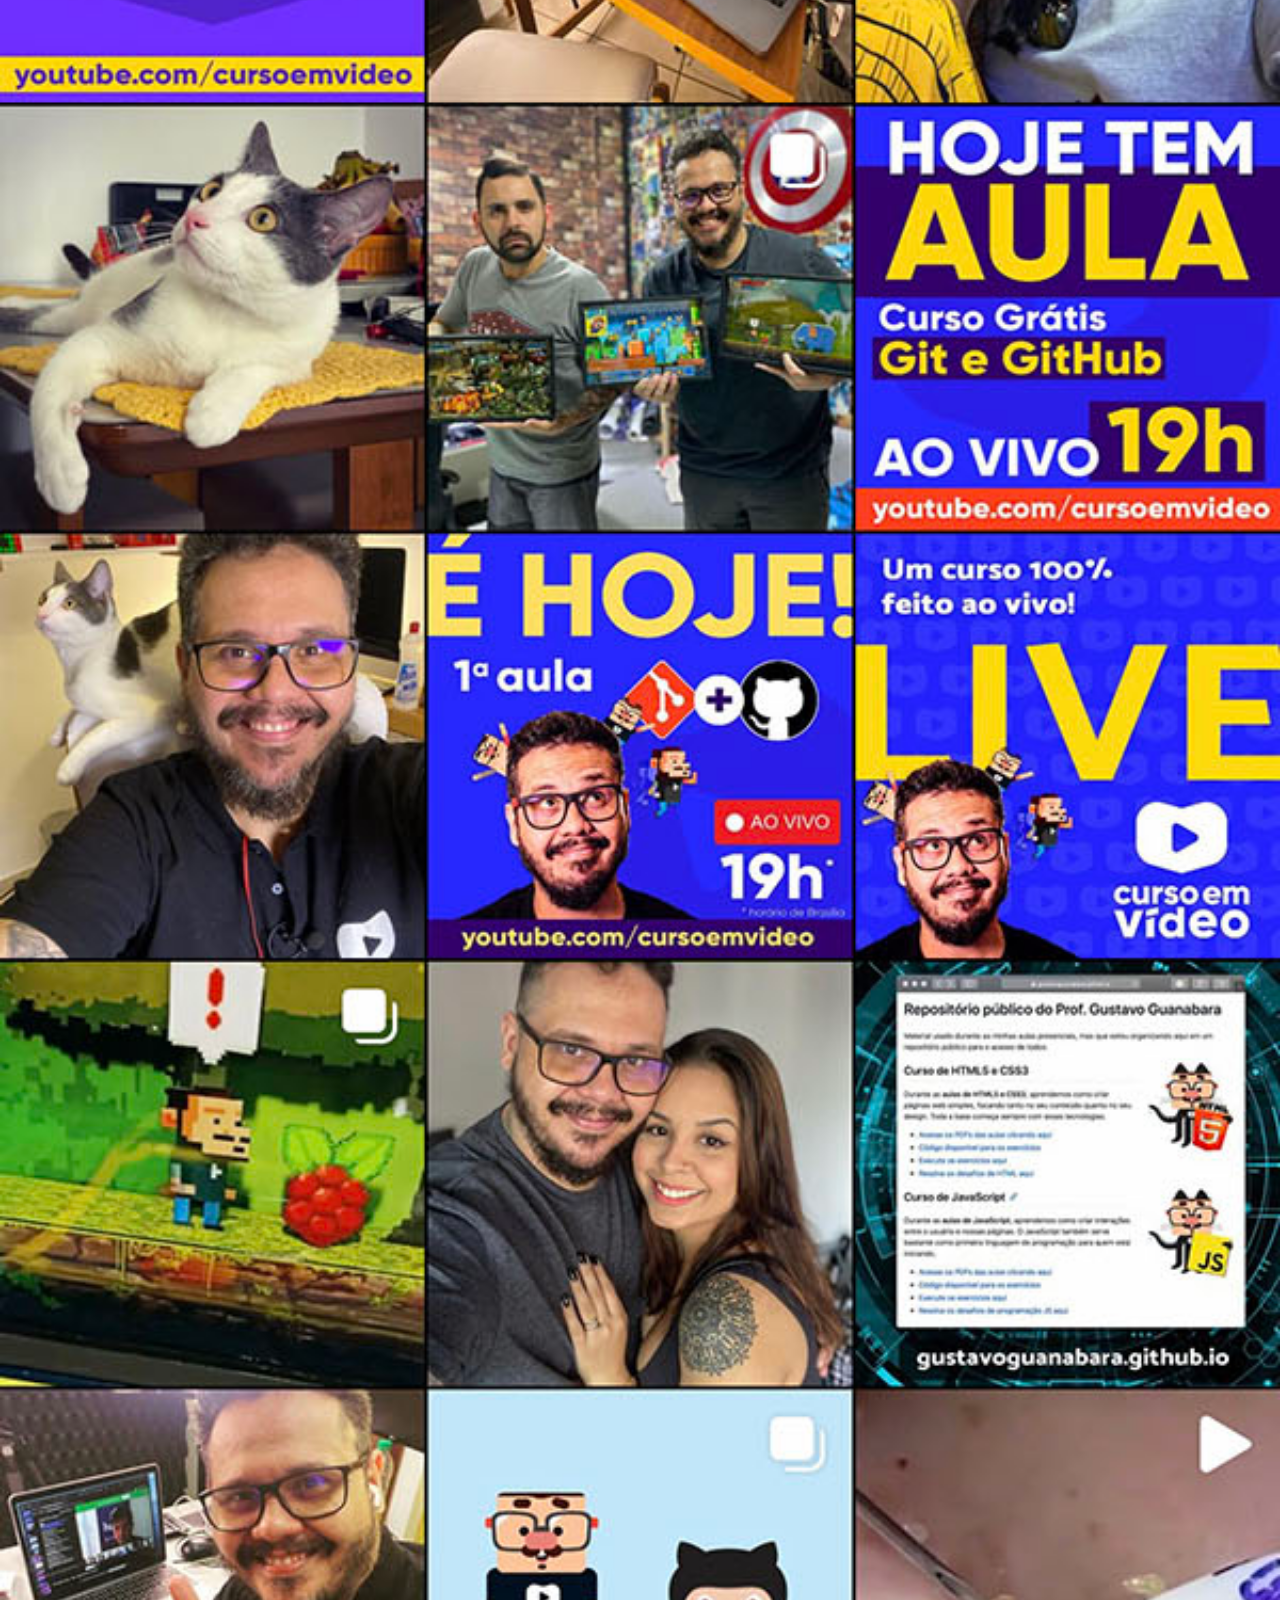
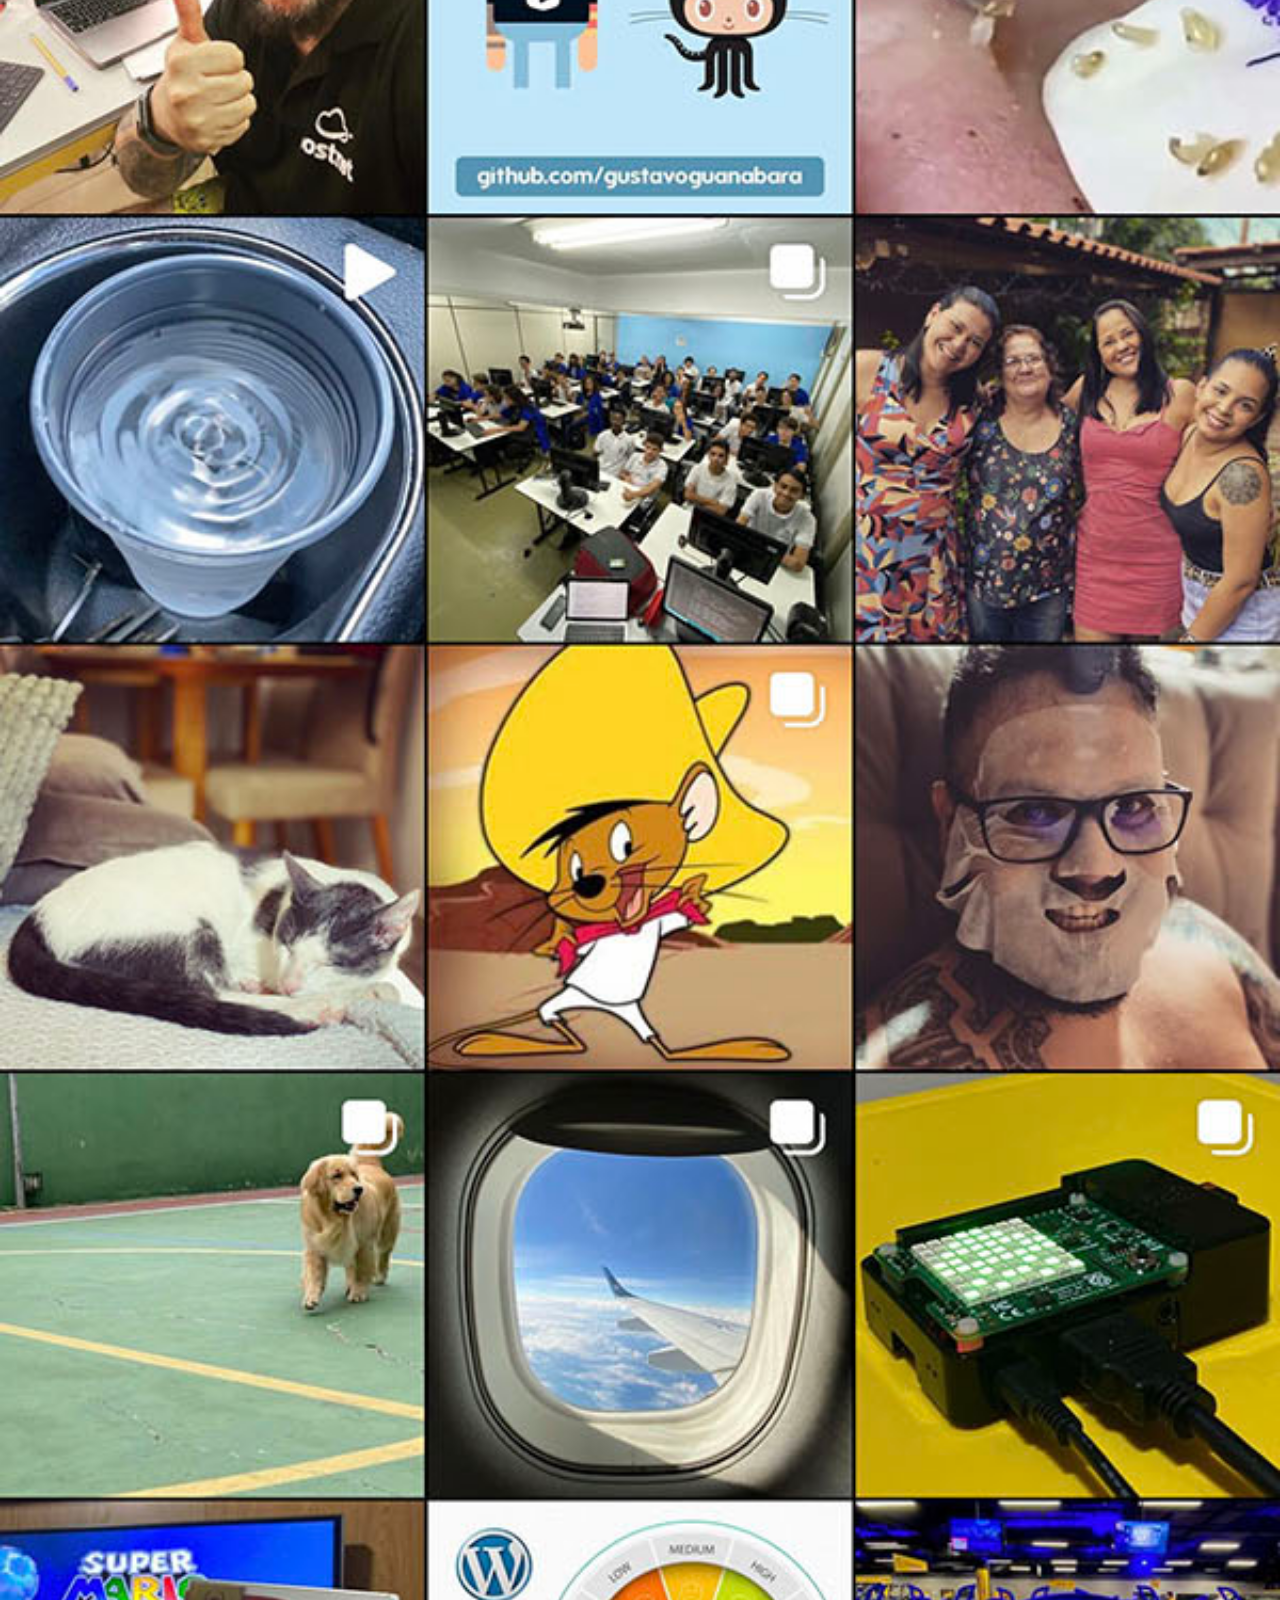
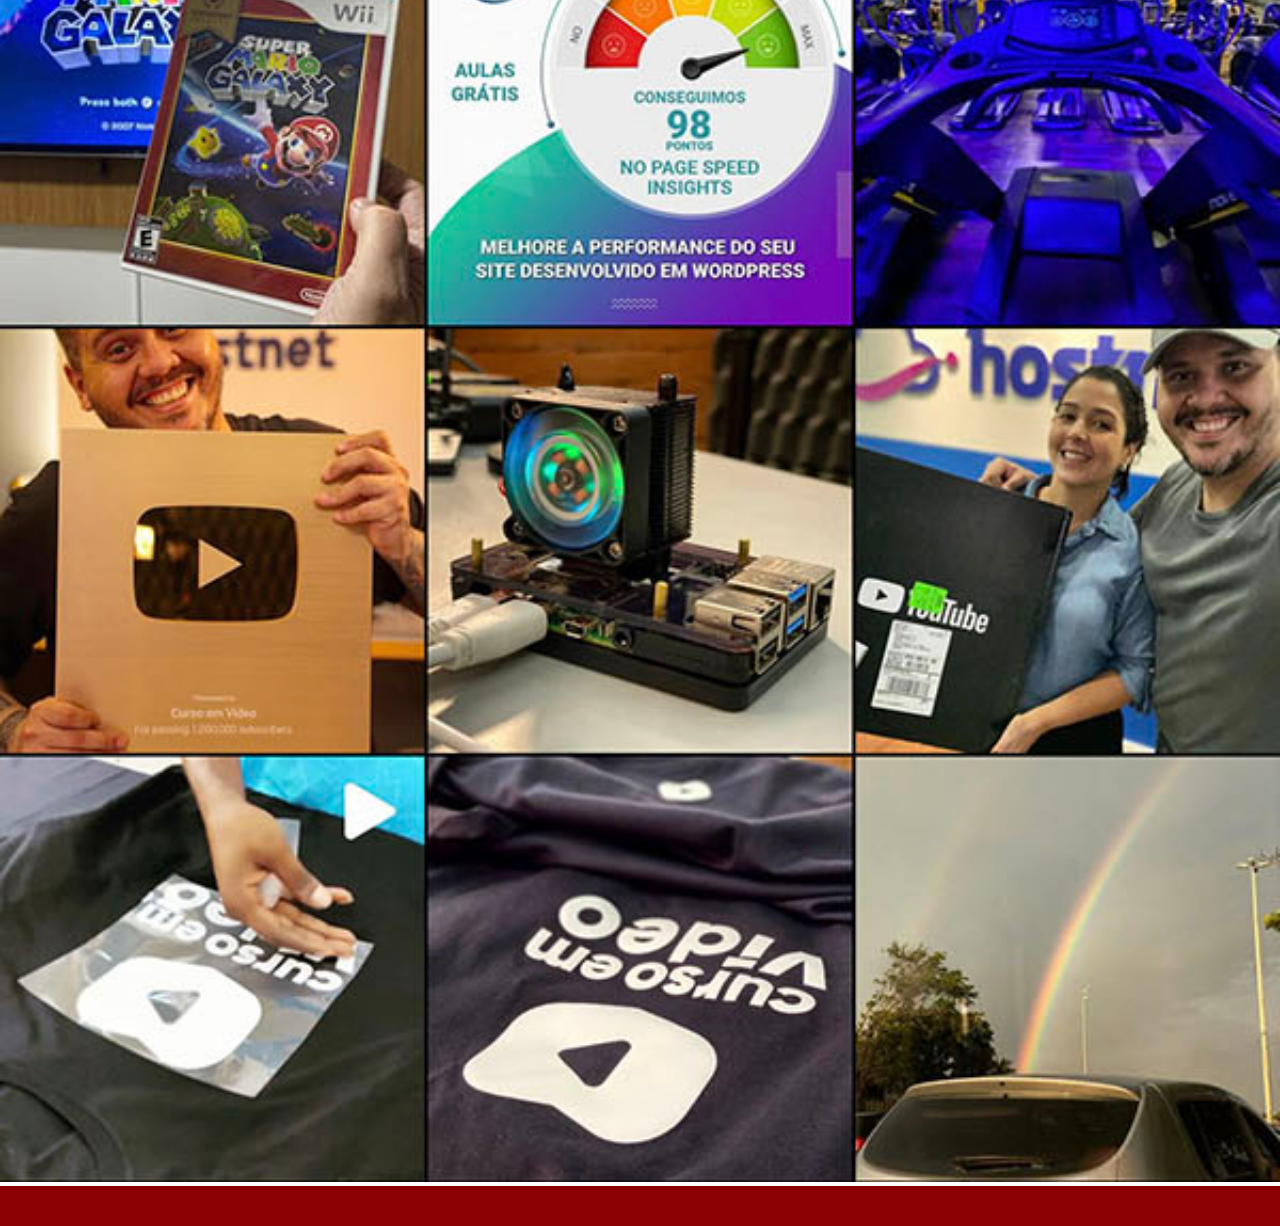
<file: meus-projetos/projeto-social/instagram.html>
<!DOCTYPE html>
<html lang="pt-br">
<head>
    <meta charset="UTF-8">
    <meta name="viewport" content="width=device-width, initial-scale=1.0">
    <title>Instagram</title>
    <link rel="stylesheet" href="estilo/social.css">
</head>
<body>
    <img src="imagens/tela-instagram.jpg" alt="Instagram">
    <a href="https://www.instagram.com/gustavoguanabara" target="_blank"></a>
</body>
</html>
</file>
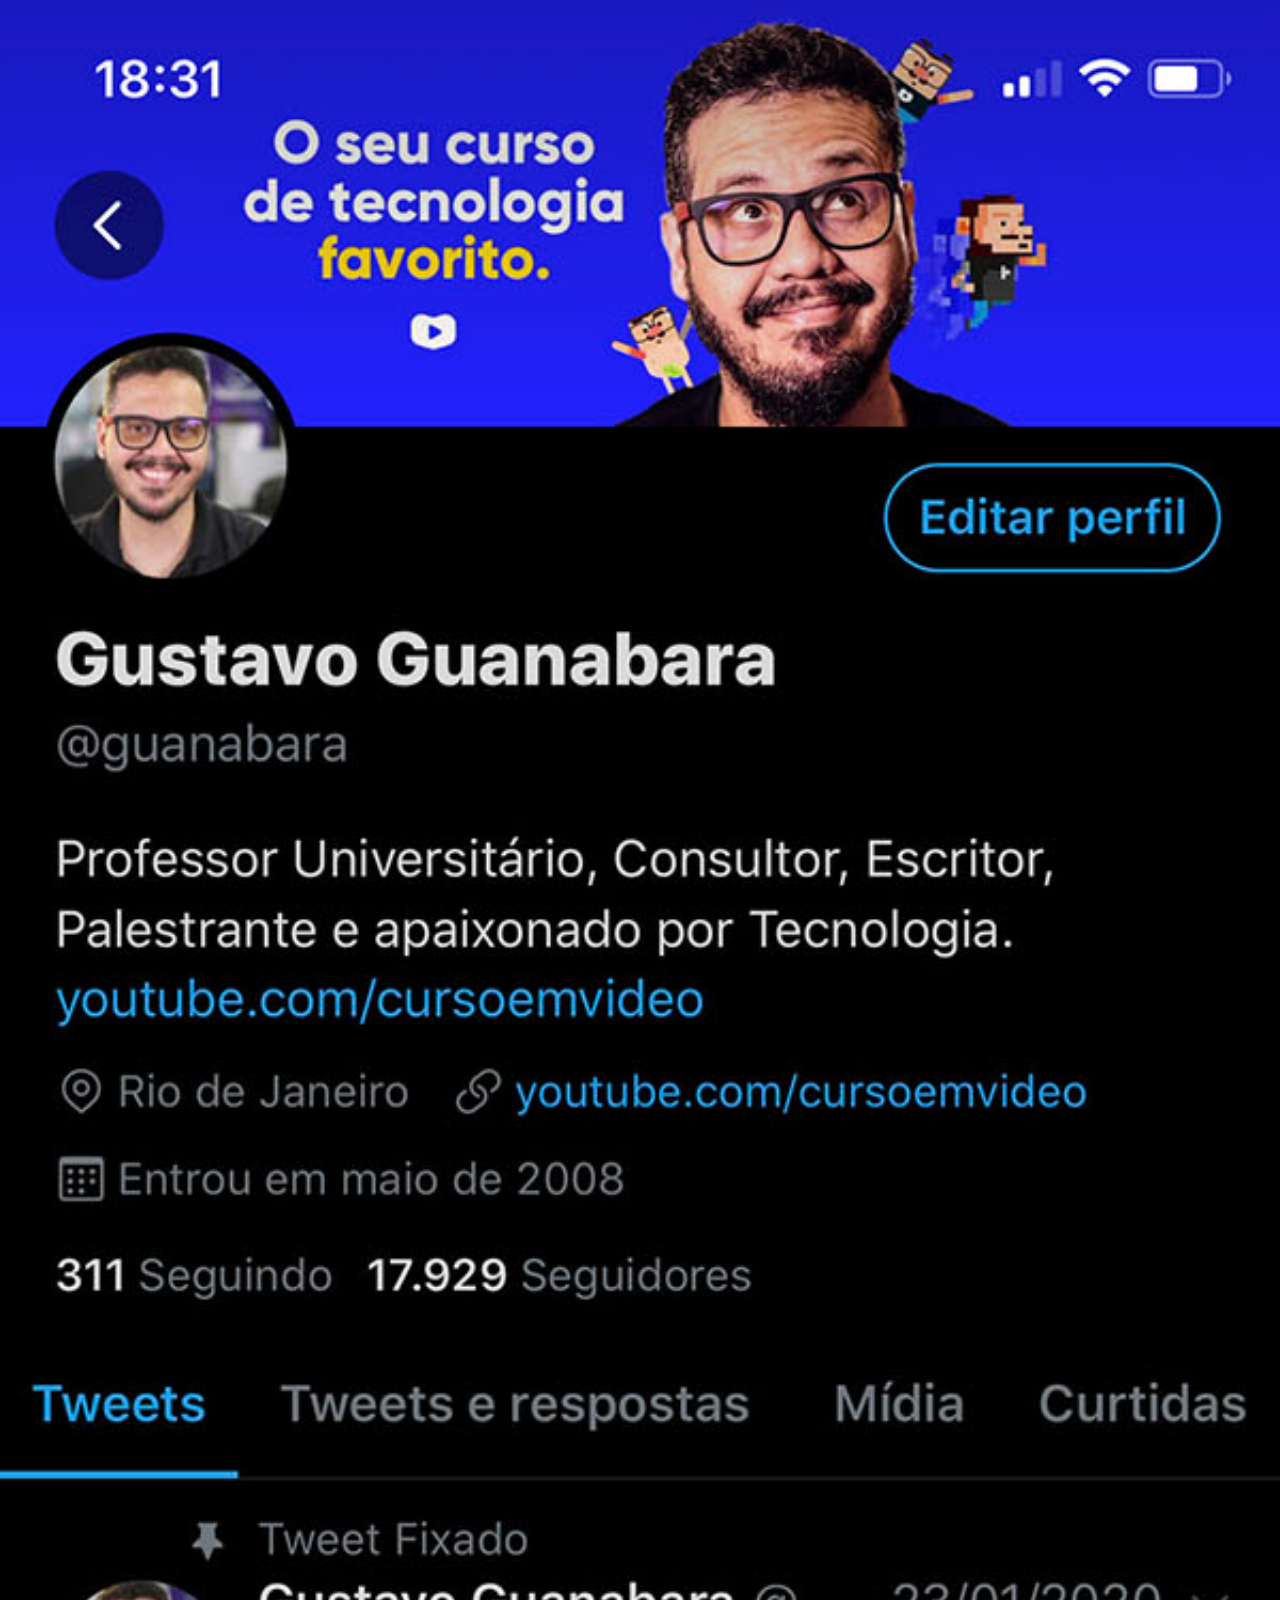
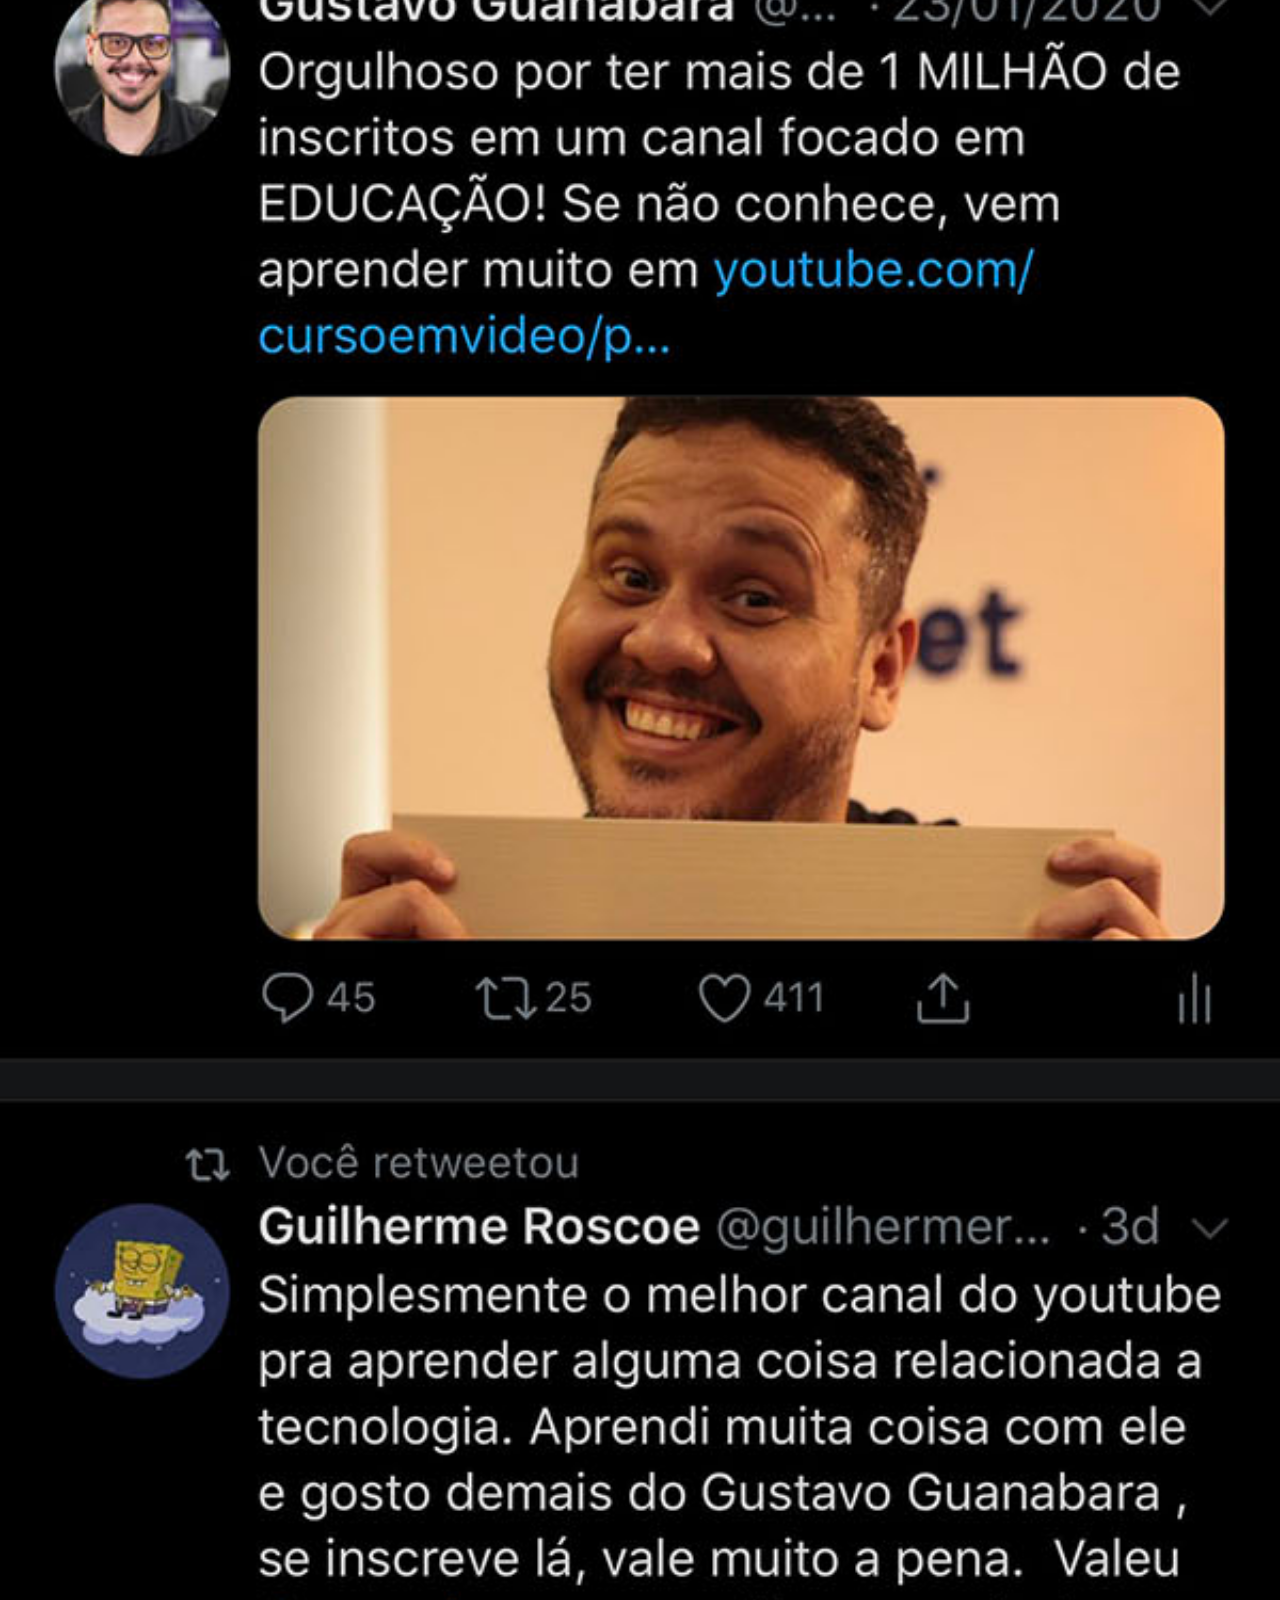
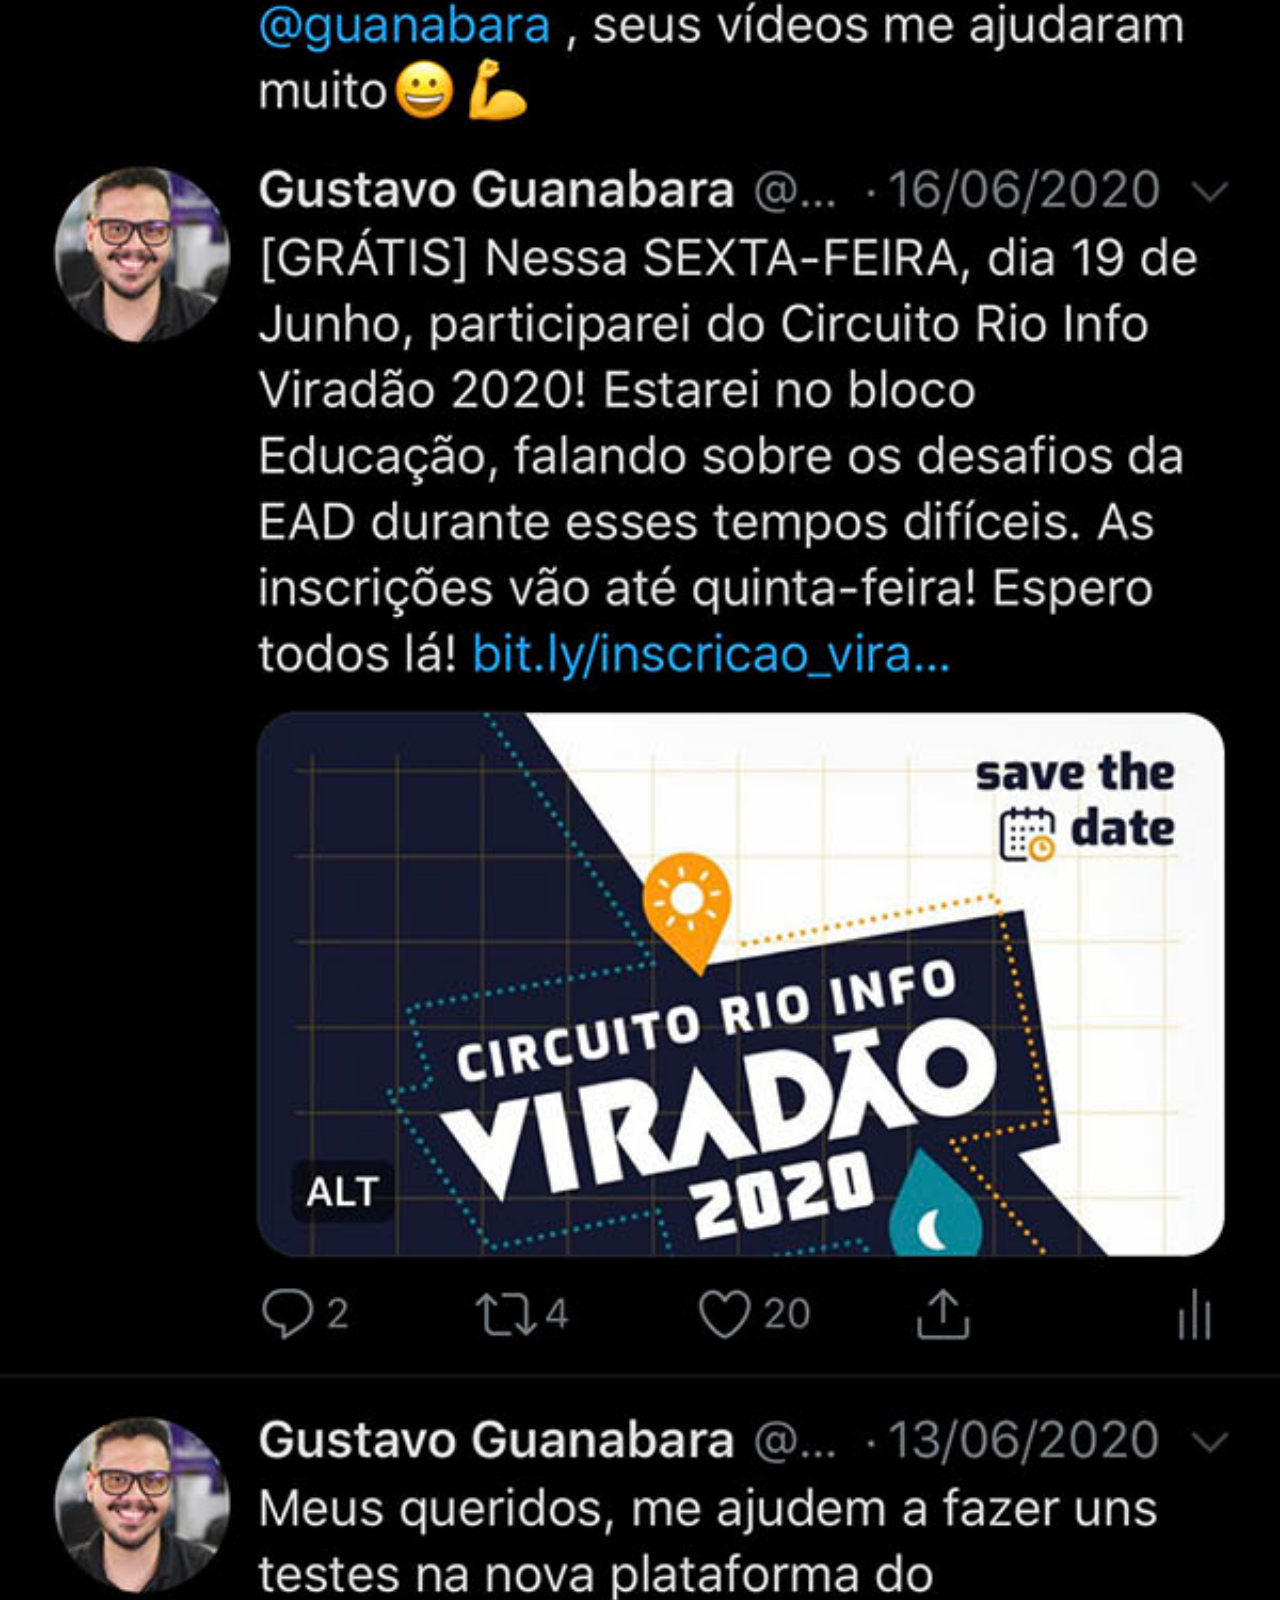
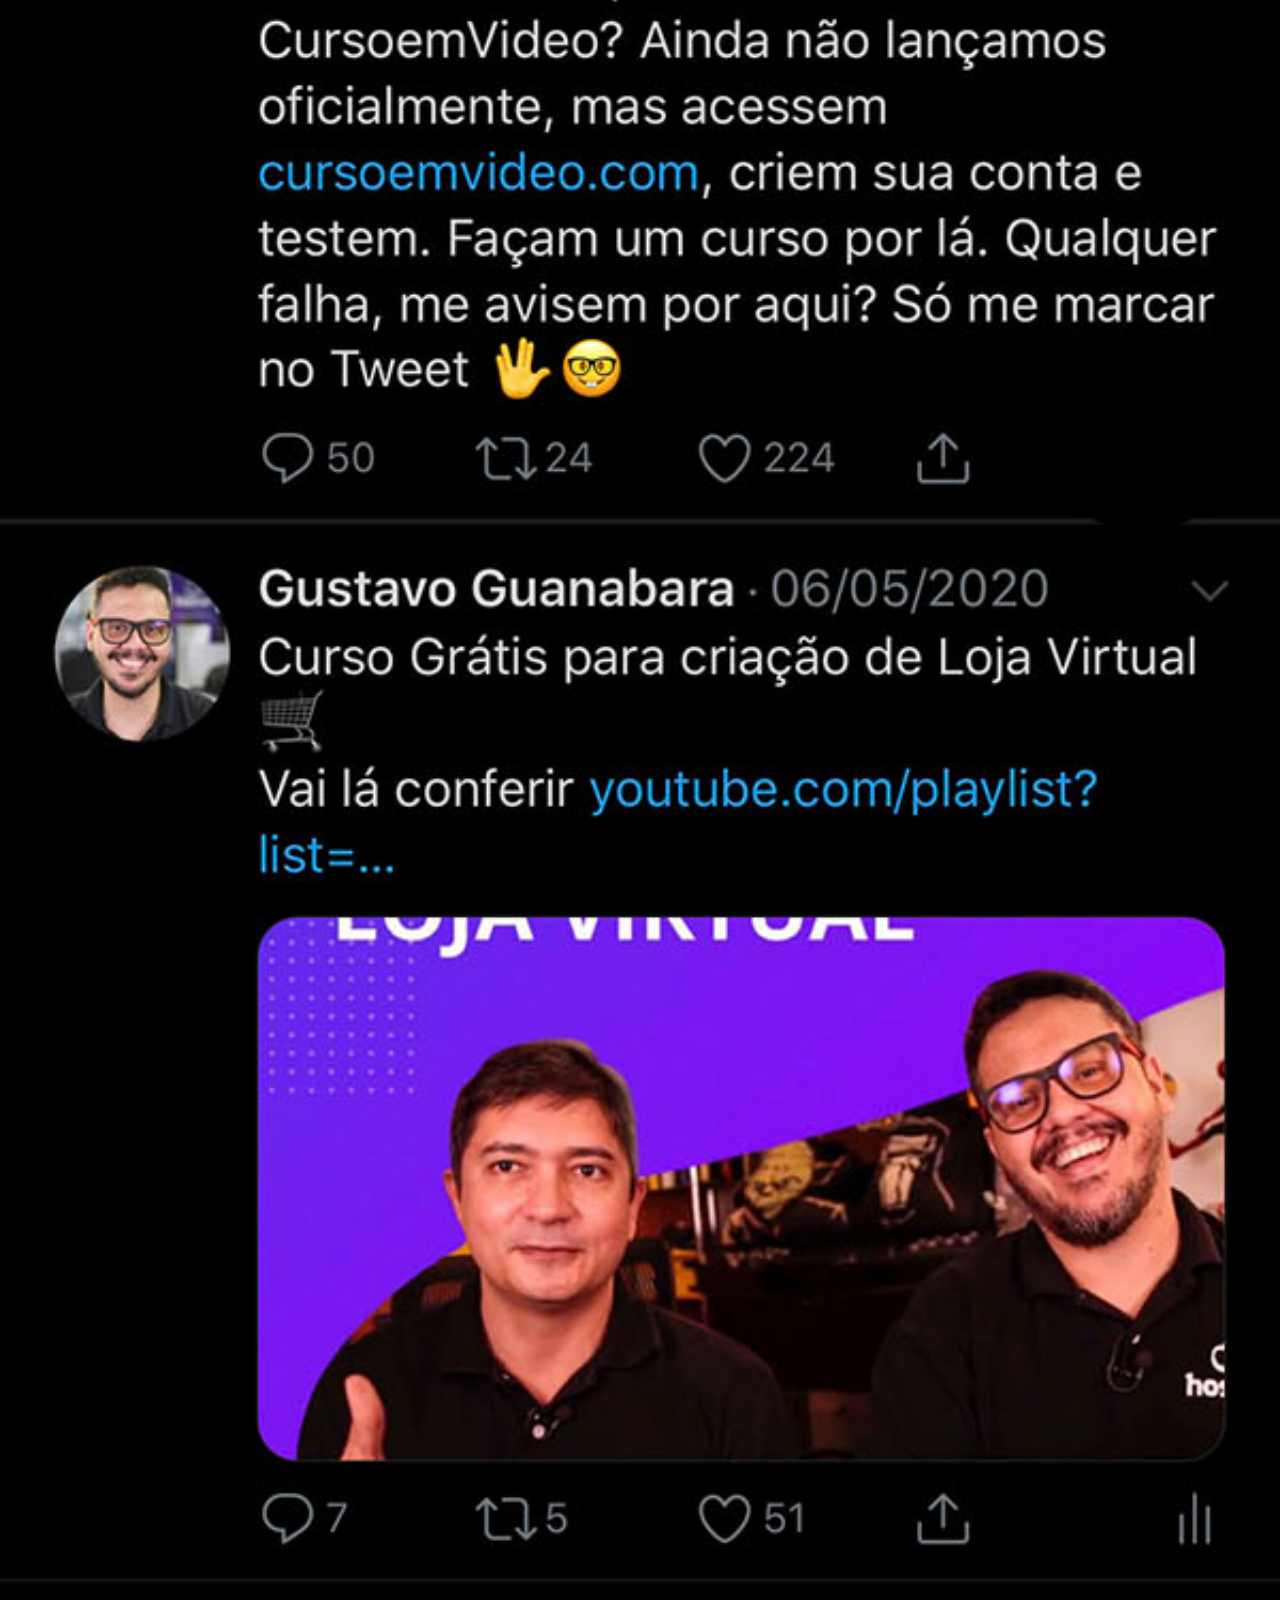
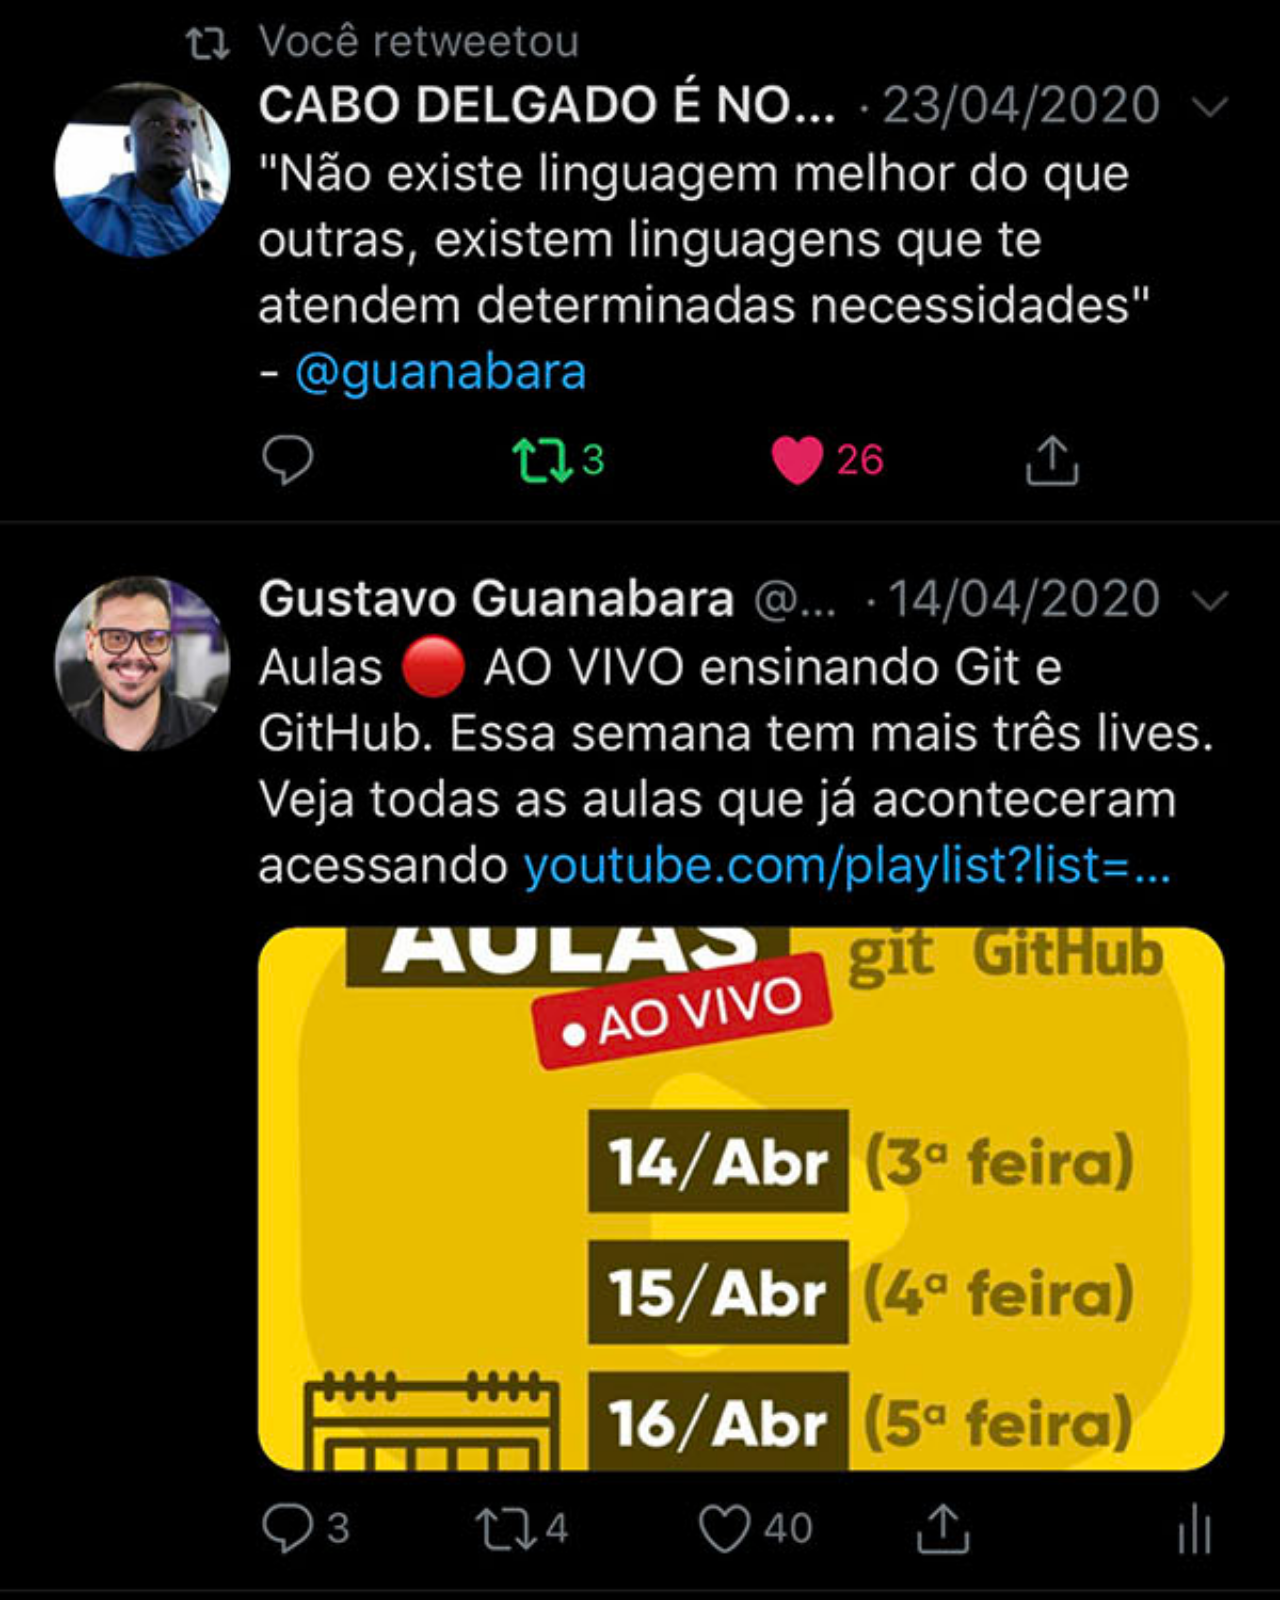
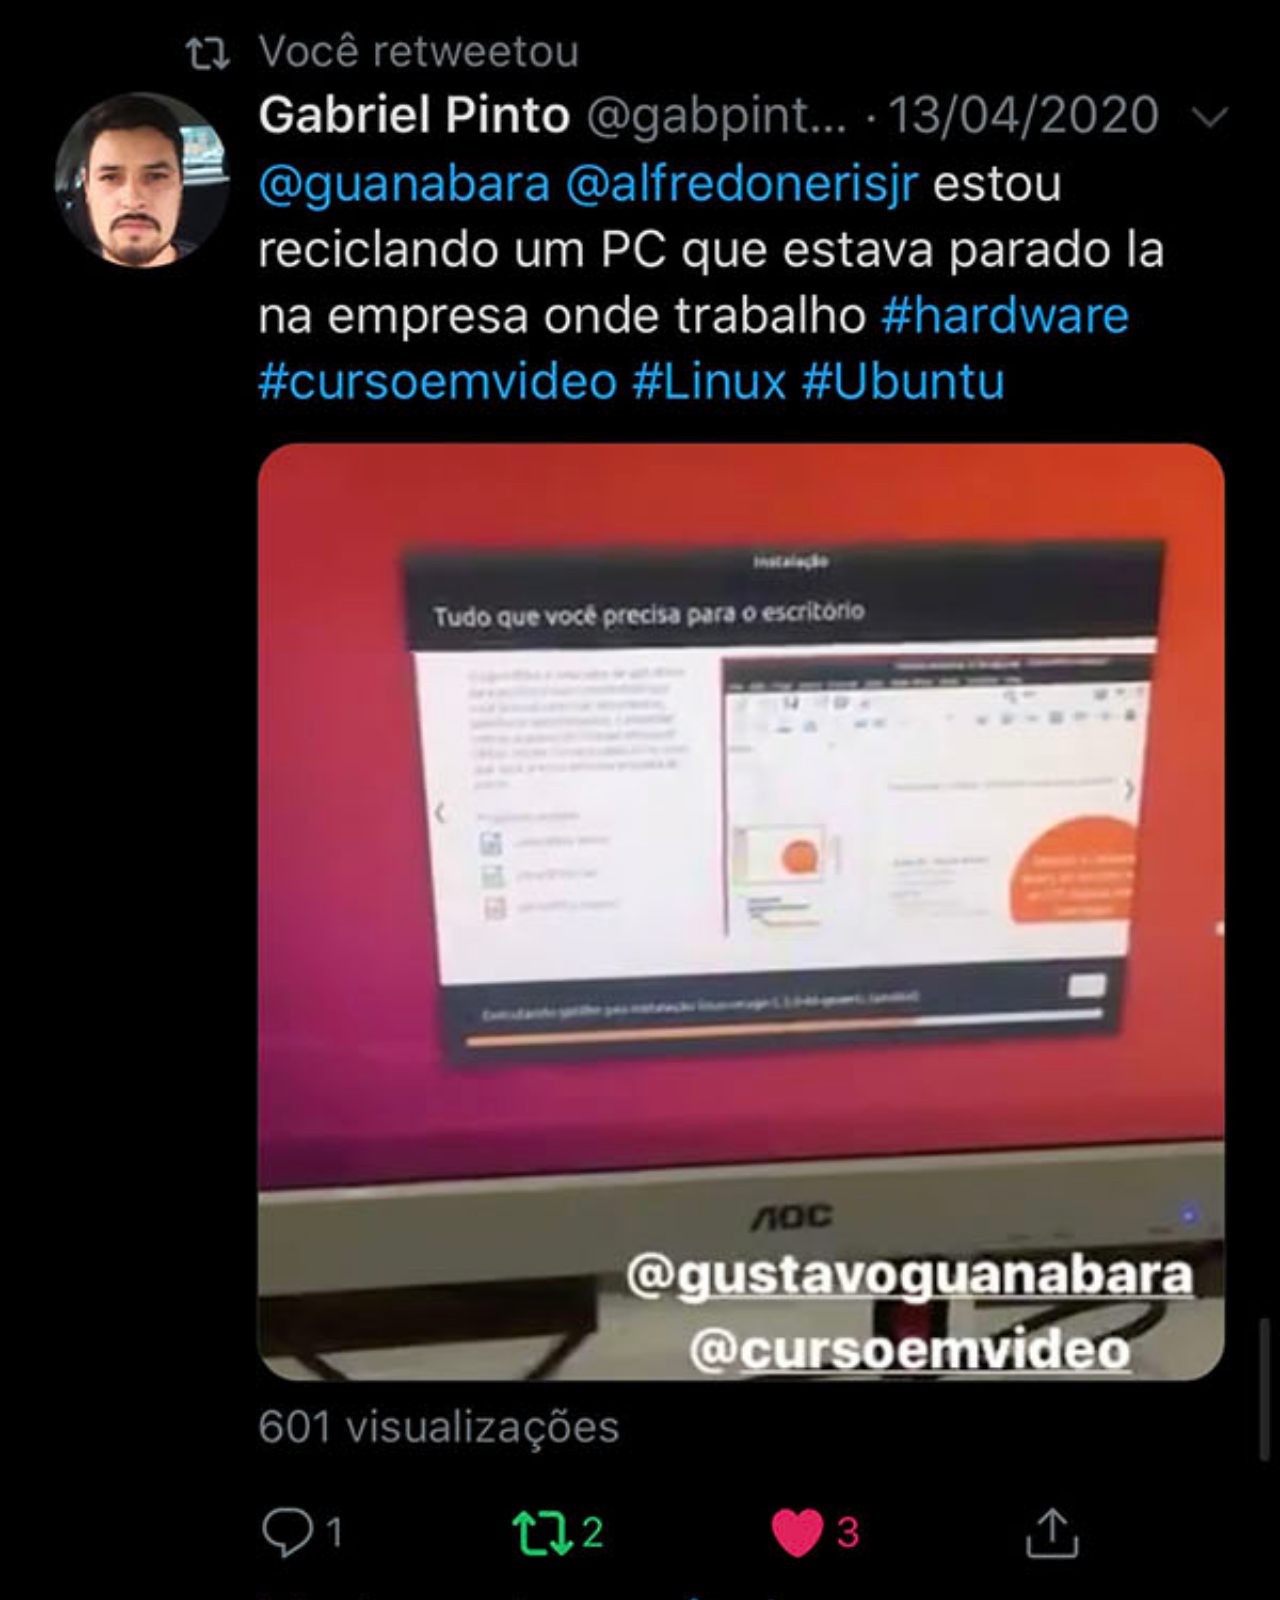
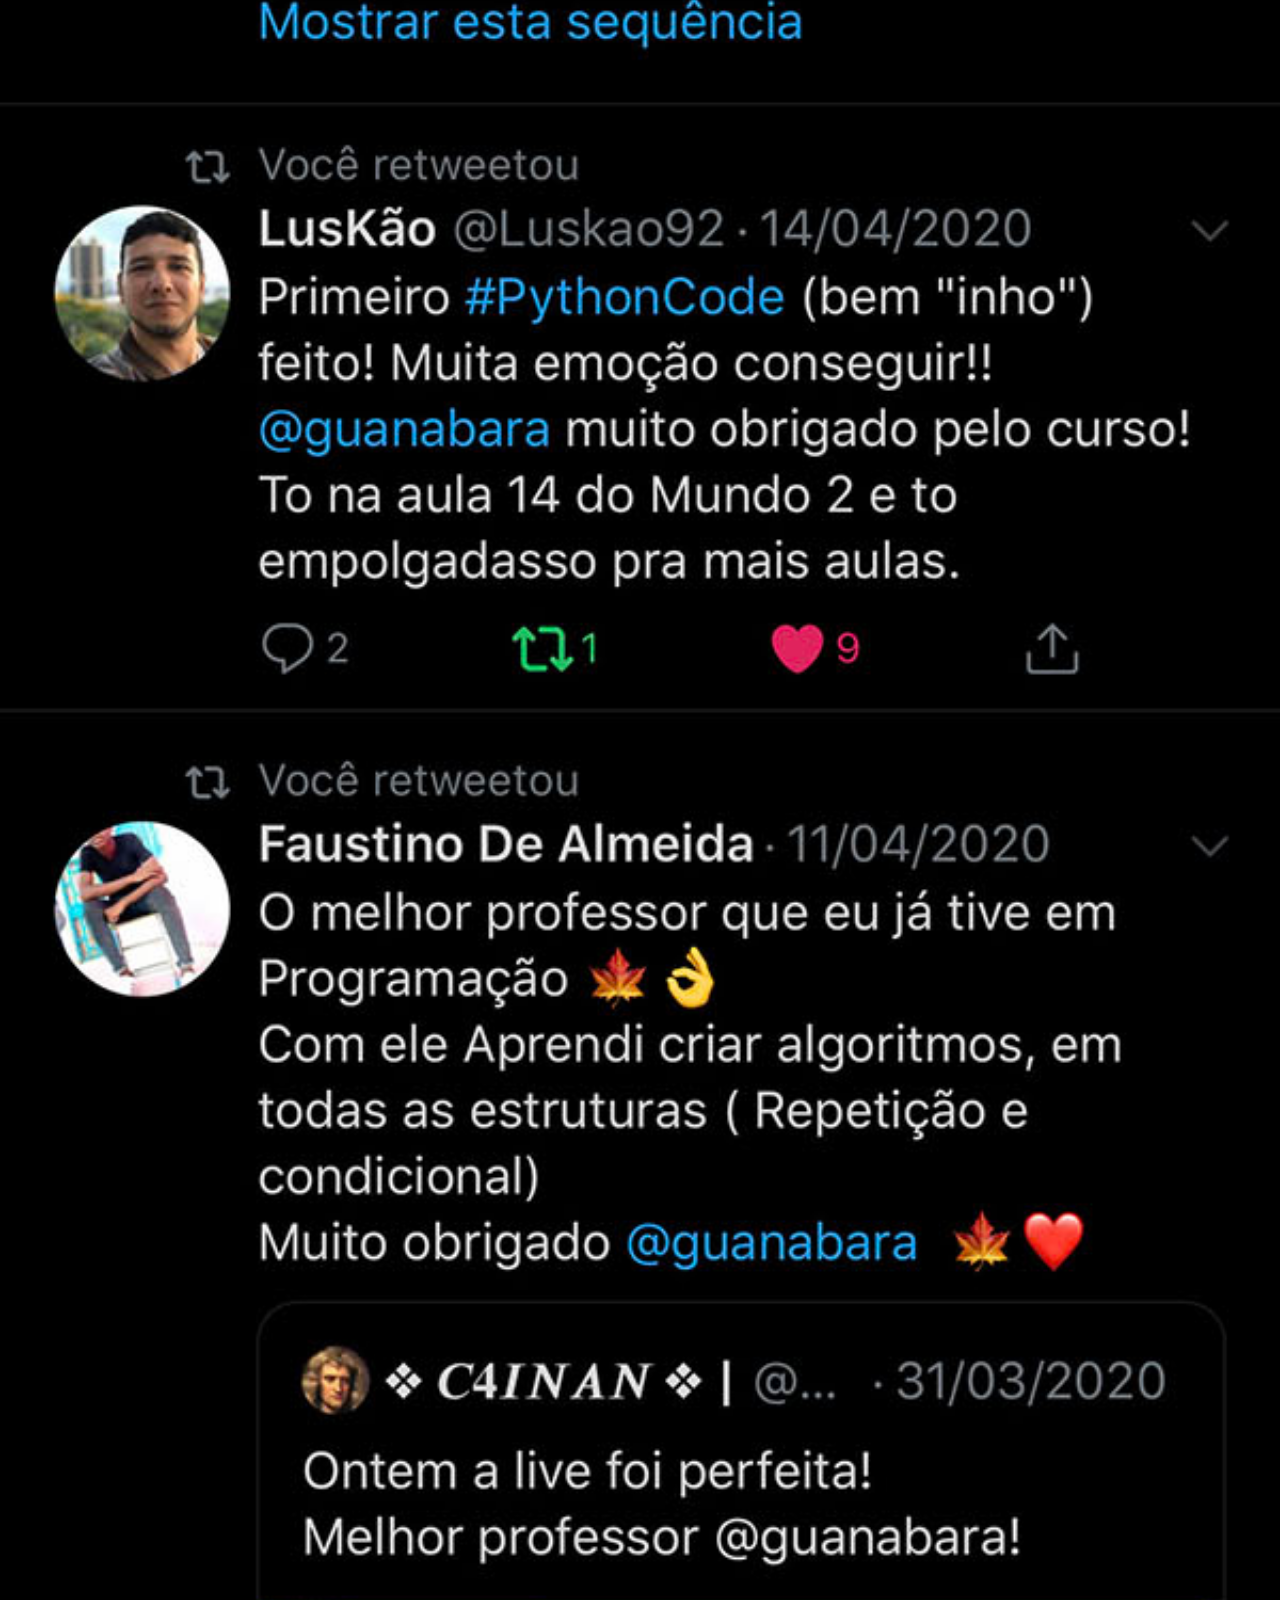
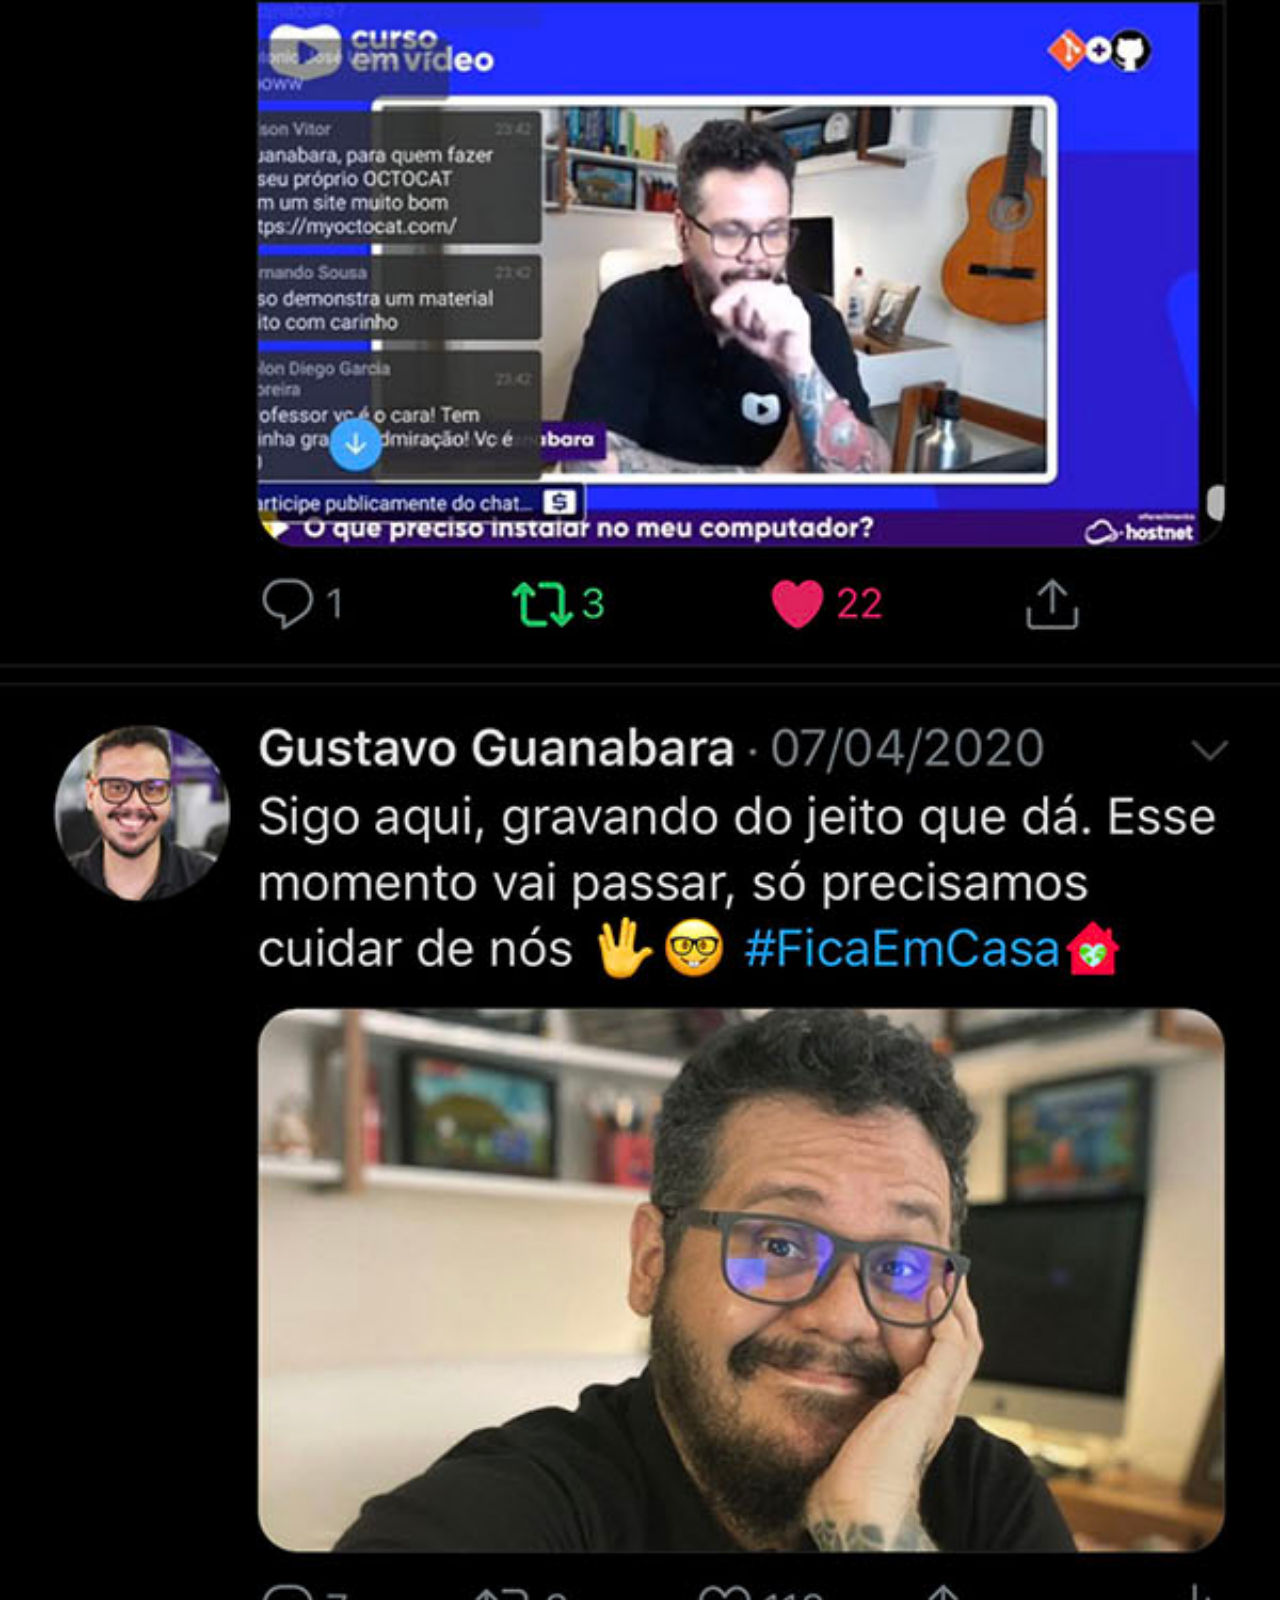
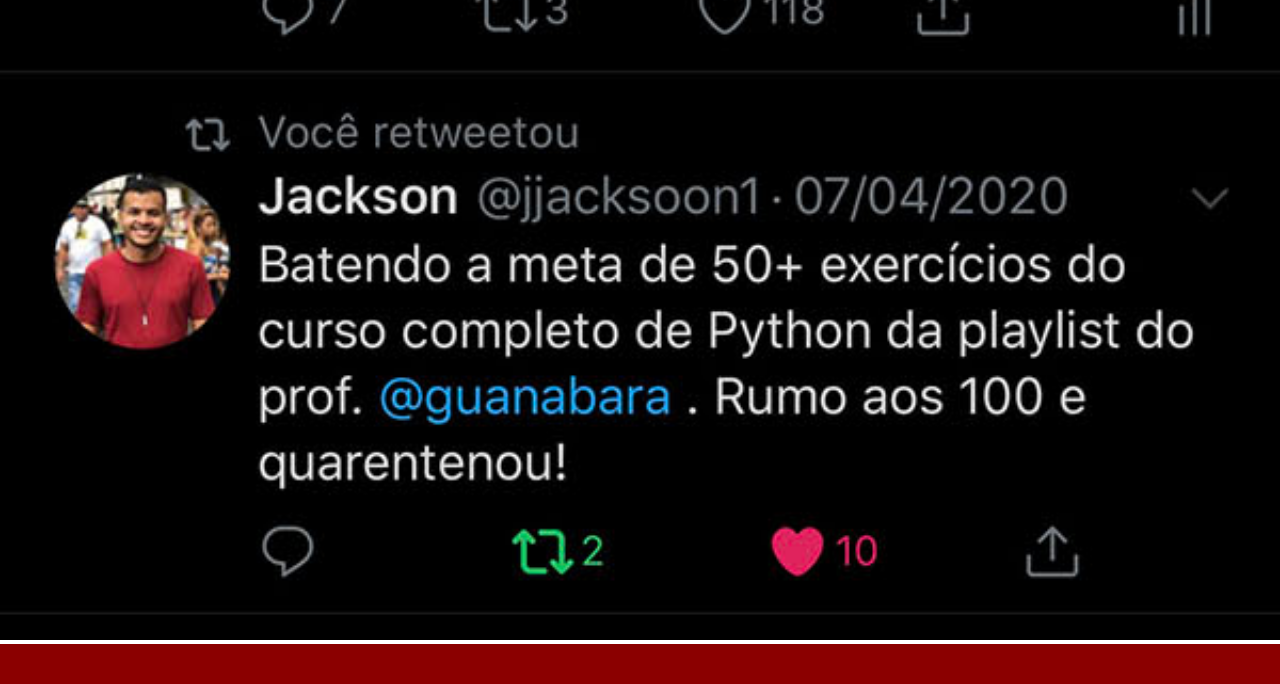
<file: meus-projetos/projeto-social/twiter.html>
<!DOCTYPE html>
<html lang="pt-br">
<head>
    <meta charset="UTF-8">
    <meta name="viewport" content="width=device-width, initial-scale=1.0">
    <title>Twitter</title>
    <link rel="stylesheet" href="estilo/social.css">
</head>
<body>
    <img src="imagens/tela-twitter.jpg" alt="Twitter">
    <a href="https://www.Twitter.com/gustavoguanabara" target="_blank"></a>
</body>
</html>
</file>
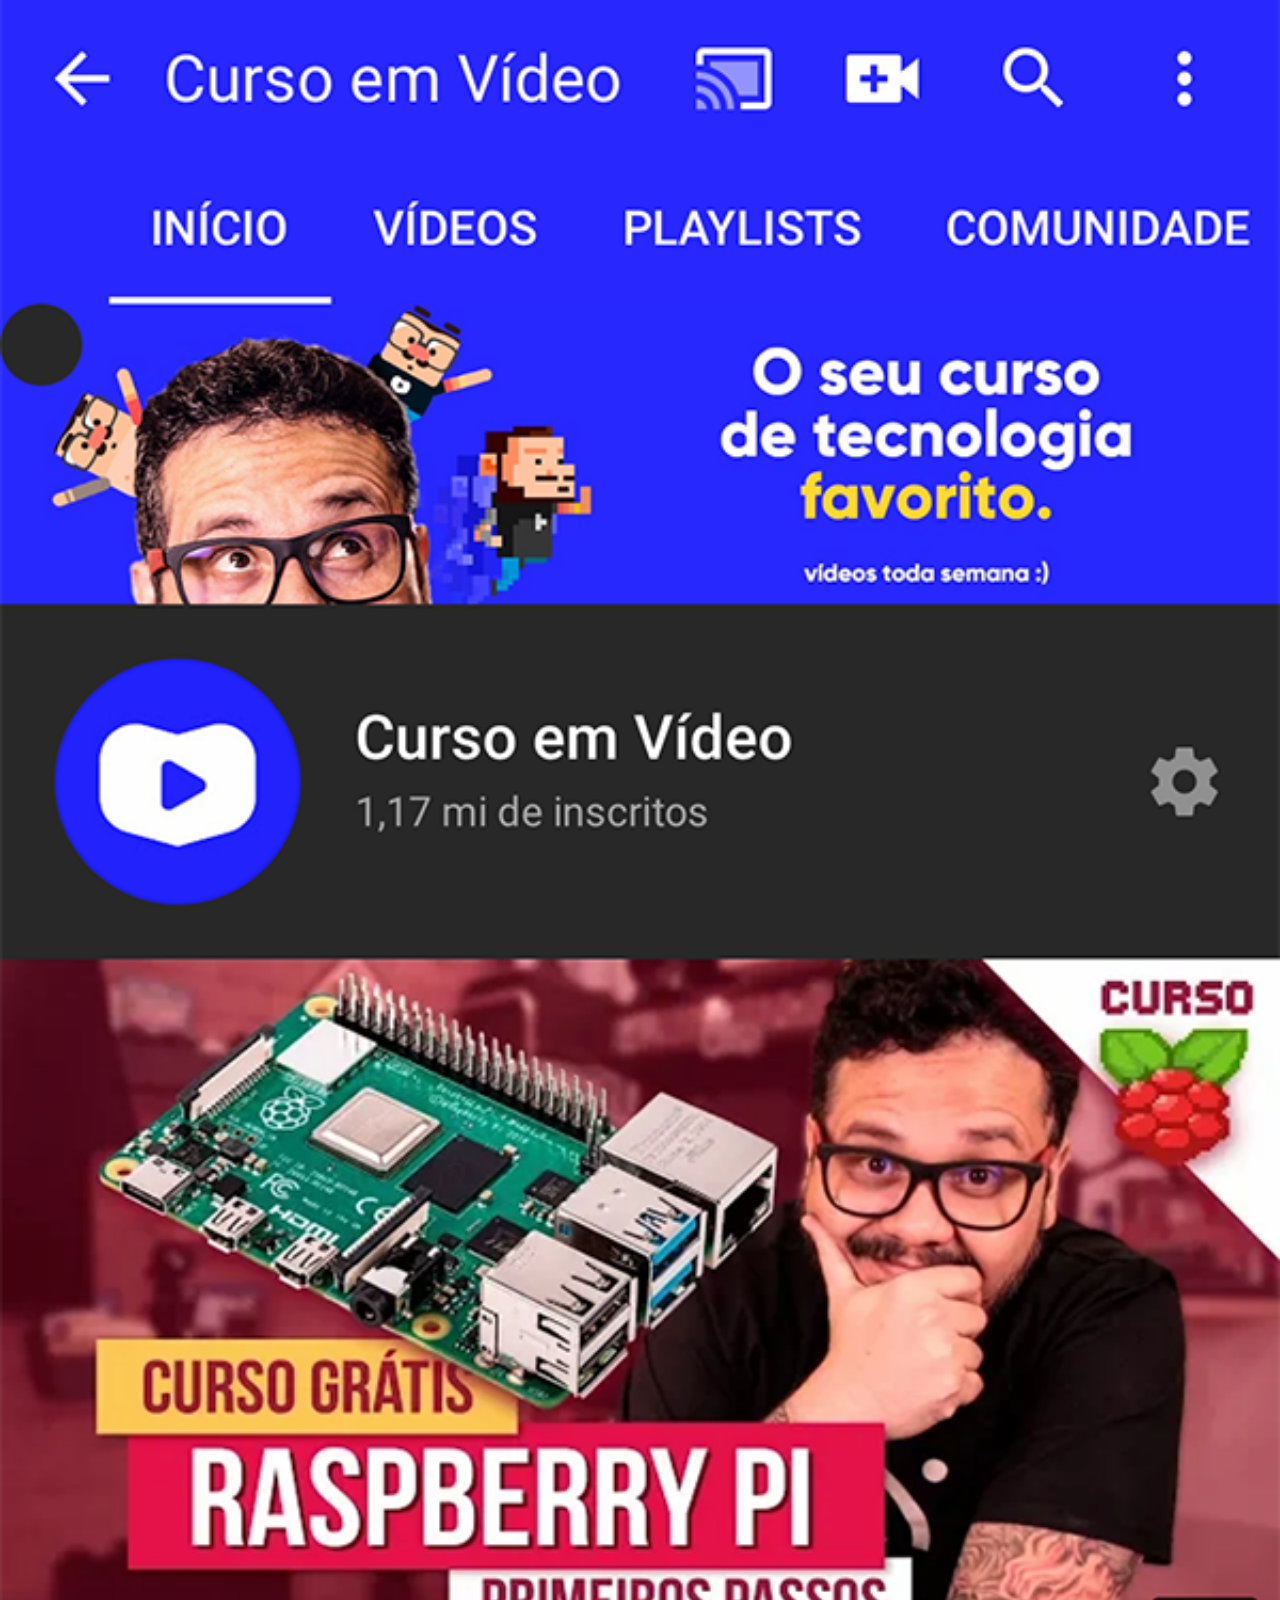
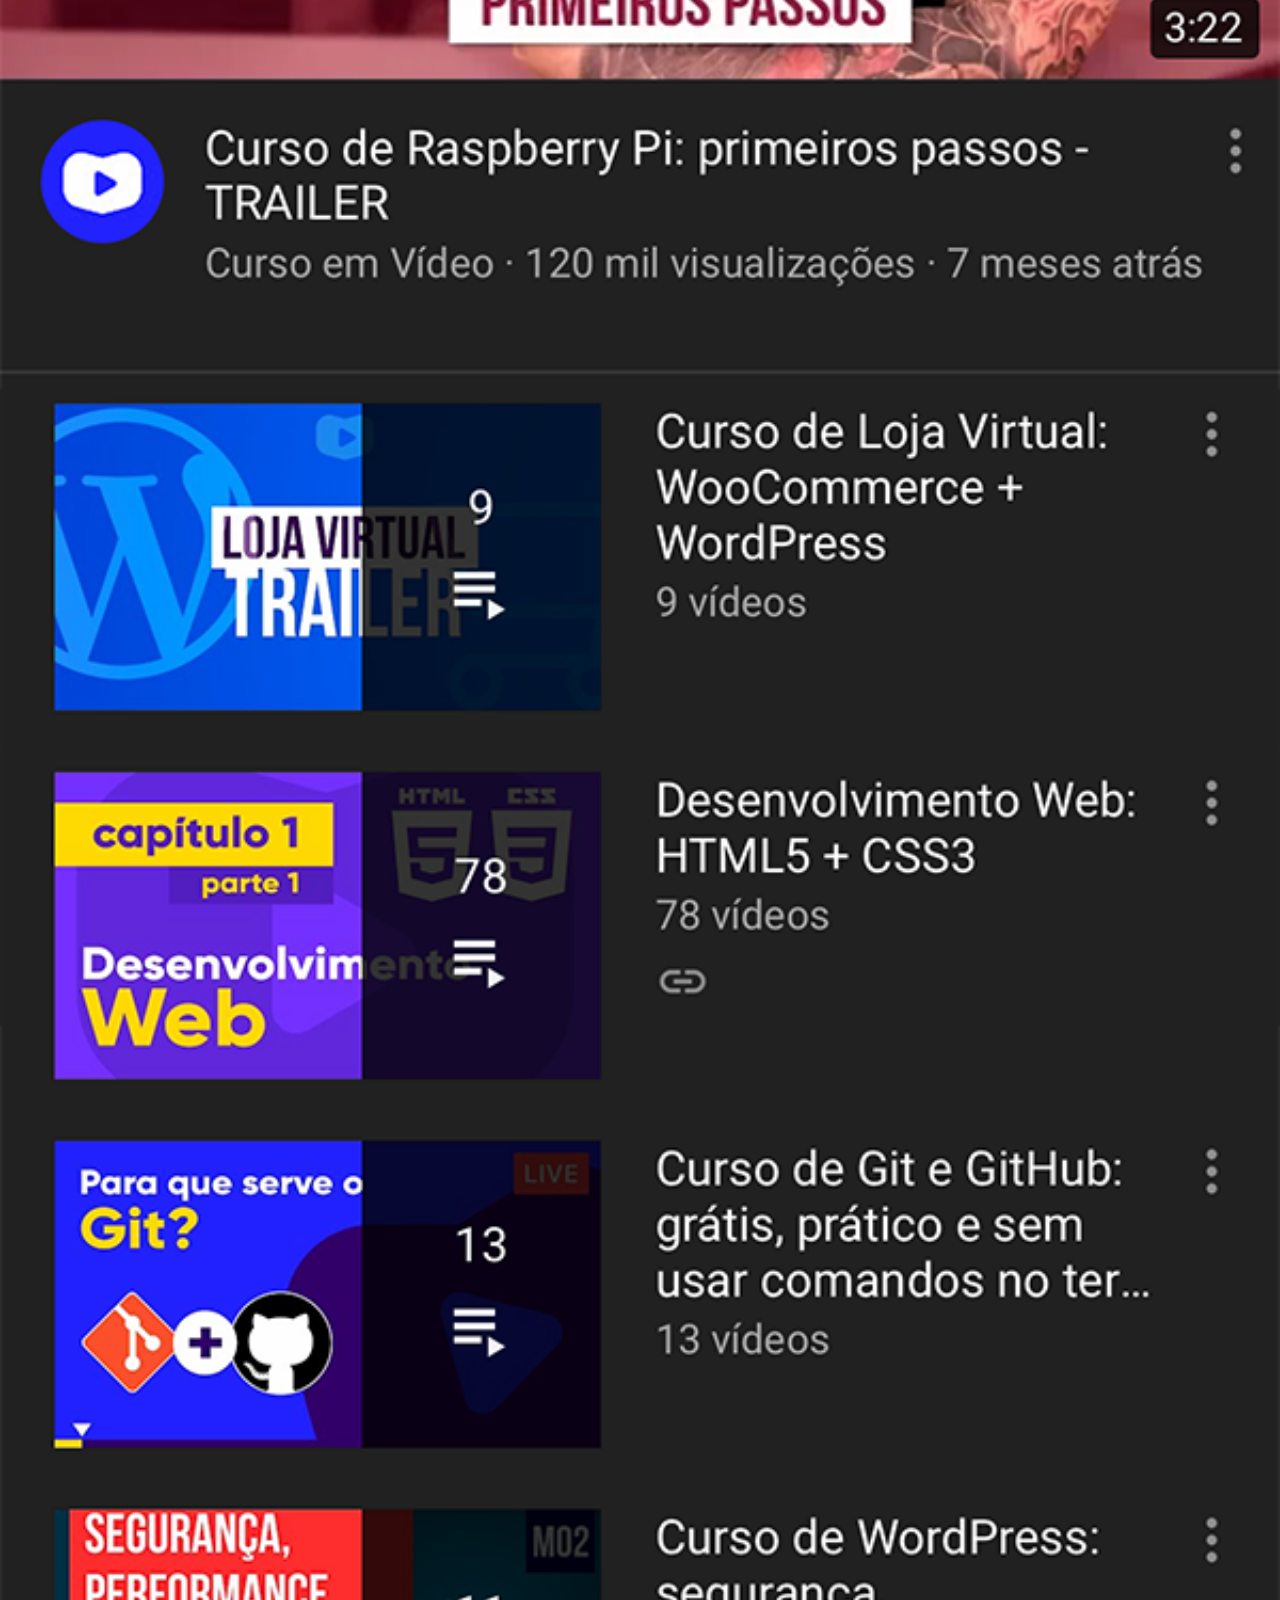
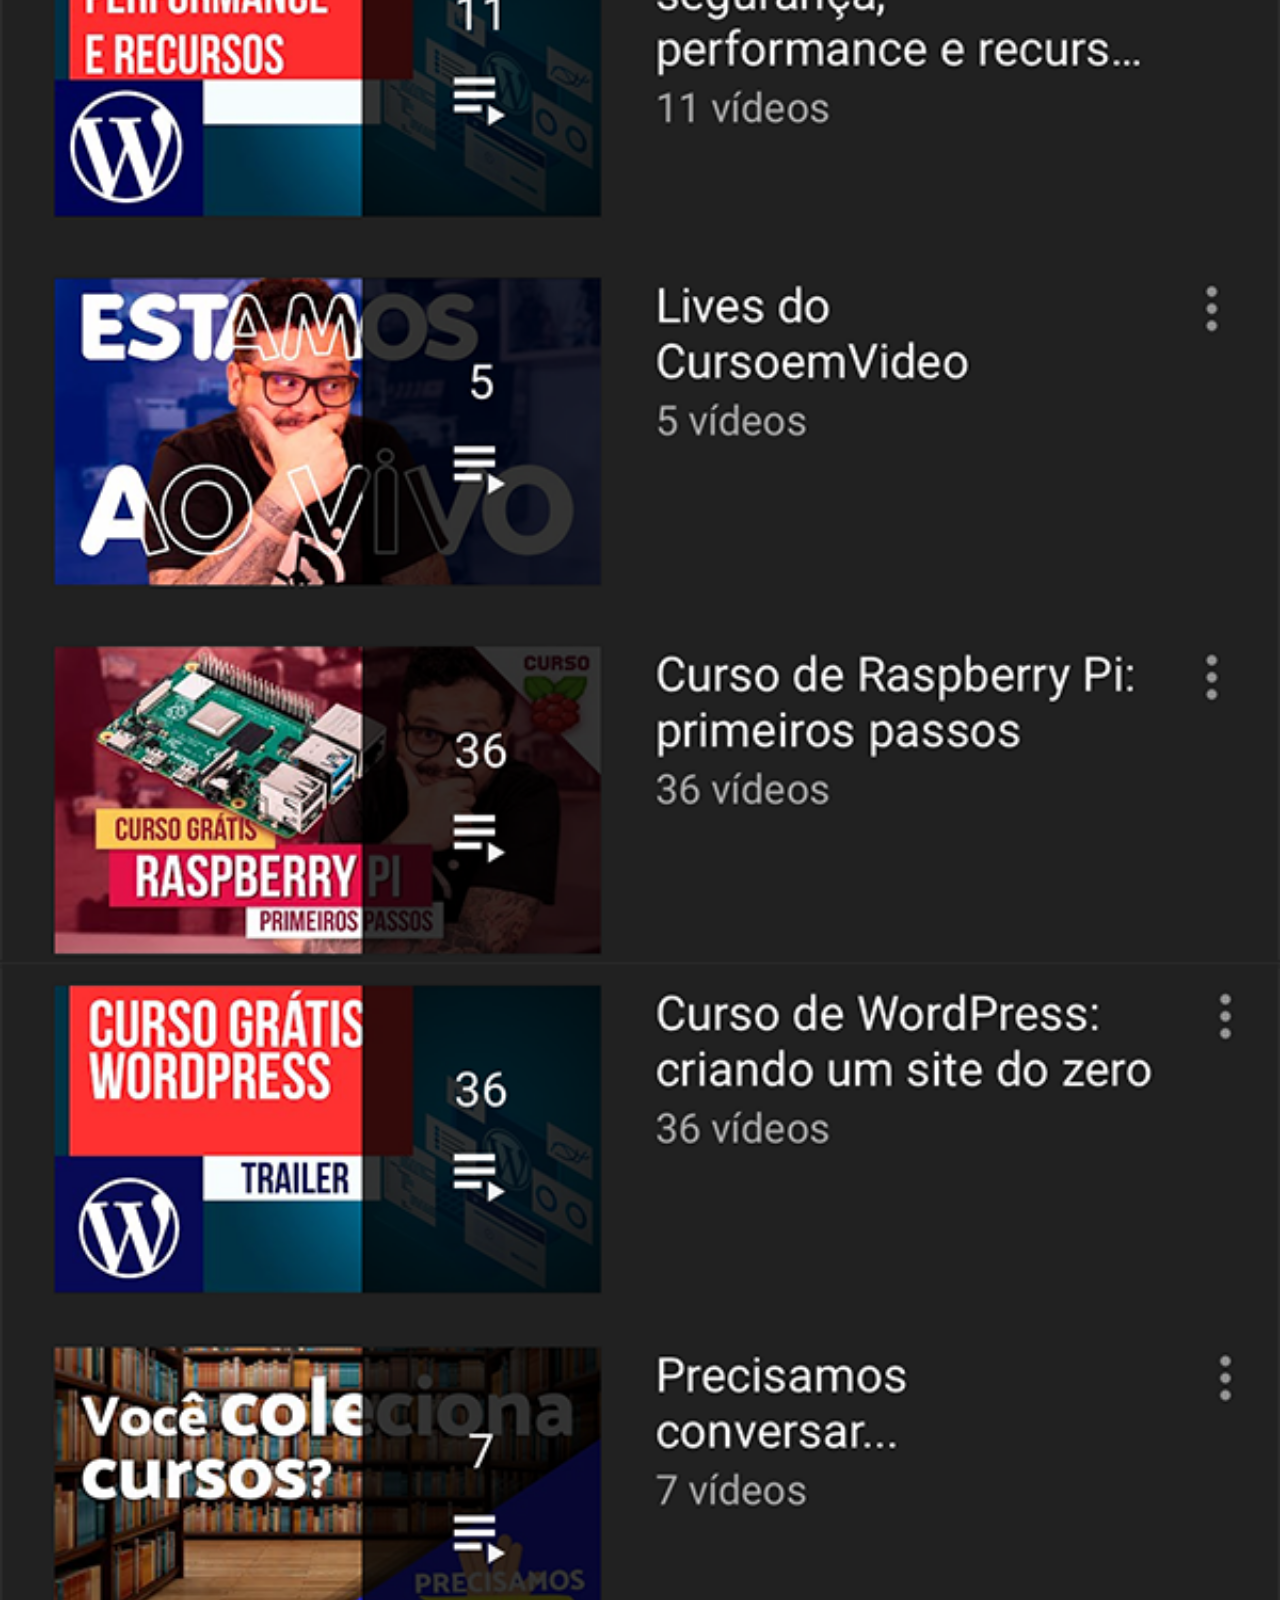
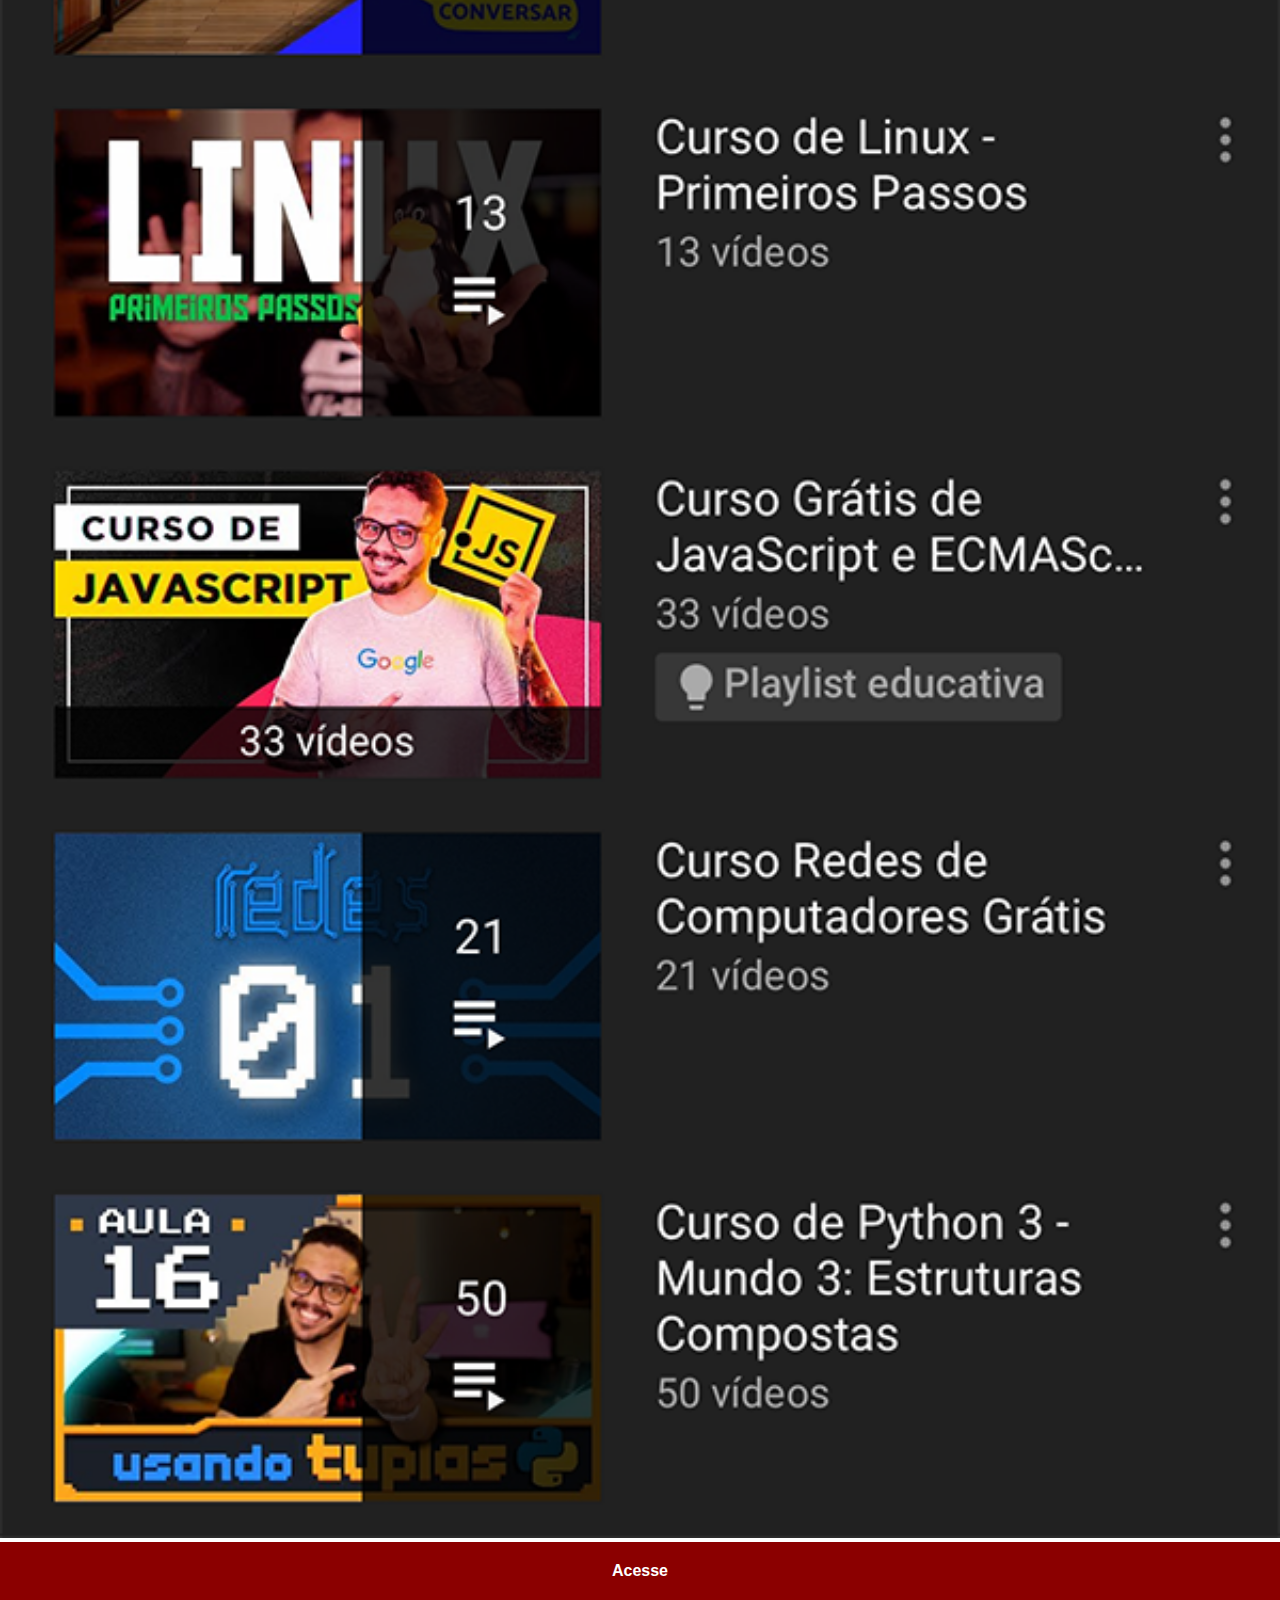
<file: meus-projetos/projeto-social/youtube.html>
<!DOCTYPE html>
<html lang="pt-br">
<head>
    <meta charset="UTF-8">
    <meta name="viewport" content="width=device-width, initial-scale=1.0">
    <title>Youtube</title>
    <link rel="stylesheet" href="estilo/social.css">
   
</head>
<body>
    <img src="imagens/tela-youtube.png" alt="Youtube">
    <a href="https://www.youtube.com/cursoemvideo/playlist" target="_blank">Acesse</a>
</body>
</html>
</file>
<file: meus-projetos/projeto-social/estilo/style.css>
@charset "UTF-8";

*{
    margin: 0px;
    padding: 0px;
    font-family: Arial, Helvetica, sans-serif;

}

html,body{
    height: 100vh;
    width: 100vw;
    background-color: black;
}
body{
    background: url(../imagens/fundo-madeira.jpg) no-repeat top center;
    background-size: cover;
    background-attachment: fixed;
}
main{
    height: 100vh;
    position: relative;
    
}

section#telefone {
    position: absolute;
    top: 50%;
    left: 50%;
    transform: translate(-50%, -50%);

    height: 627px;
    width: 311px;
   
    background: url(../imagens/frame-iphone.png) no-repeat;
}

iframe#tela{
    position: relative;
    top: 80px;
    left: 22px;

    width: 267px;
    height: 471px;

    
}
section#redes-sociais{
    text-align: right;
}
section#redes-sociais img{
    width: 50px;
    margin: 10px;
    border-radius: 50%;
    box-shadow: 2px 2px 5px rgba(0, 0, 0, 0.401);
    box-sizing: border-box;

}

section#redes-sociais img:hover{
    border: 2px solid rgba(255, 255, 255, 0.548);
    transform: translate(-3px, -3px );
    box-shadow: 5px 5px 10px rgba(0, 0, 0, 0.623);
    transition: transform .3s , border .5s;
}
</file>
<file: meus-projetos/projeto-social/estilo/social.css>
@charset "UTF-8";


*{
    margin: 0px;
    padding: 0px;
    font-family: Arial, Helvetica, sans-serif;
}

/* tirara a bara de rolagem */
::-webkit-scrollbar{
    width: 0px;
    height: 0px;

}
img{
    width: 100vw;

}
a{
    display: block;
    background-color: darkred;
    color: white;
    padding: 20px;
    text-align: center;
    font-weight: bolder;
    text-decoration: none;

}

a:hover{
    background-color: red;
}
</file>
